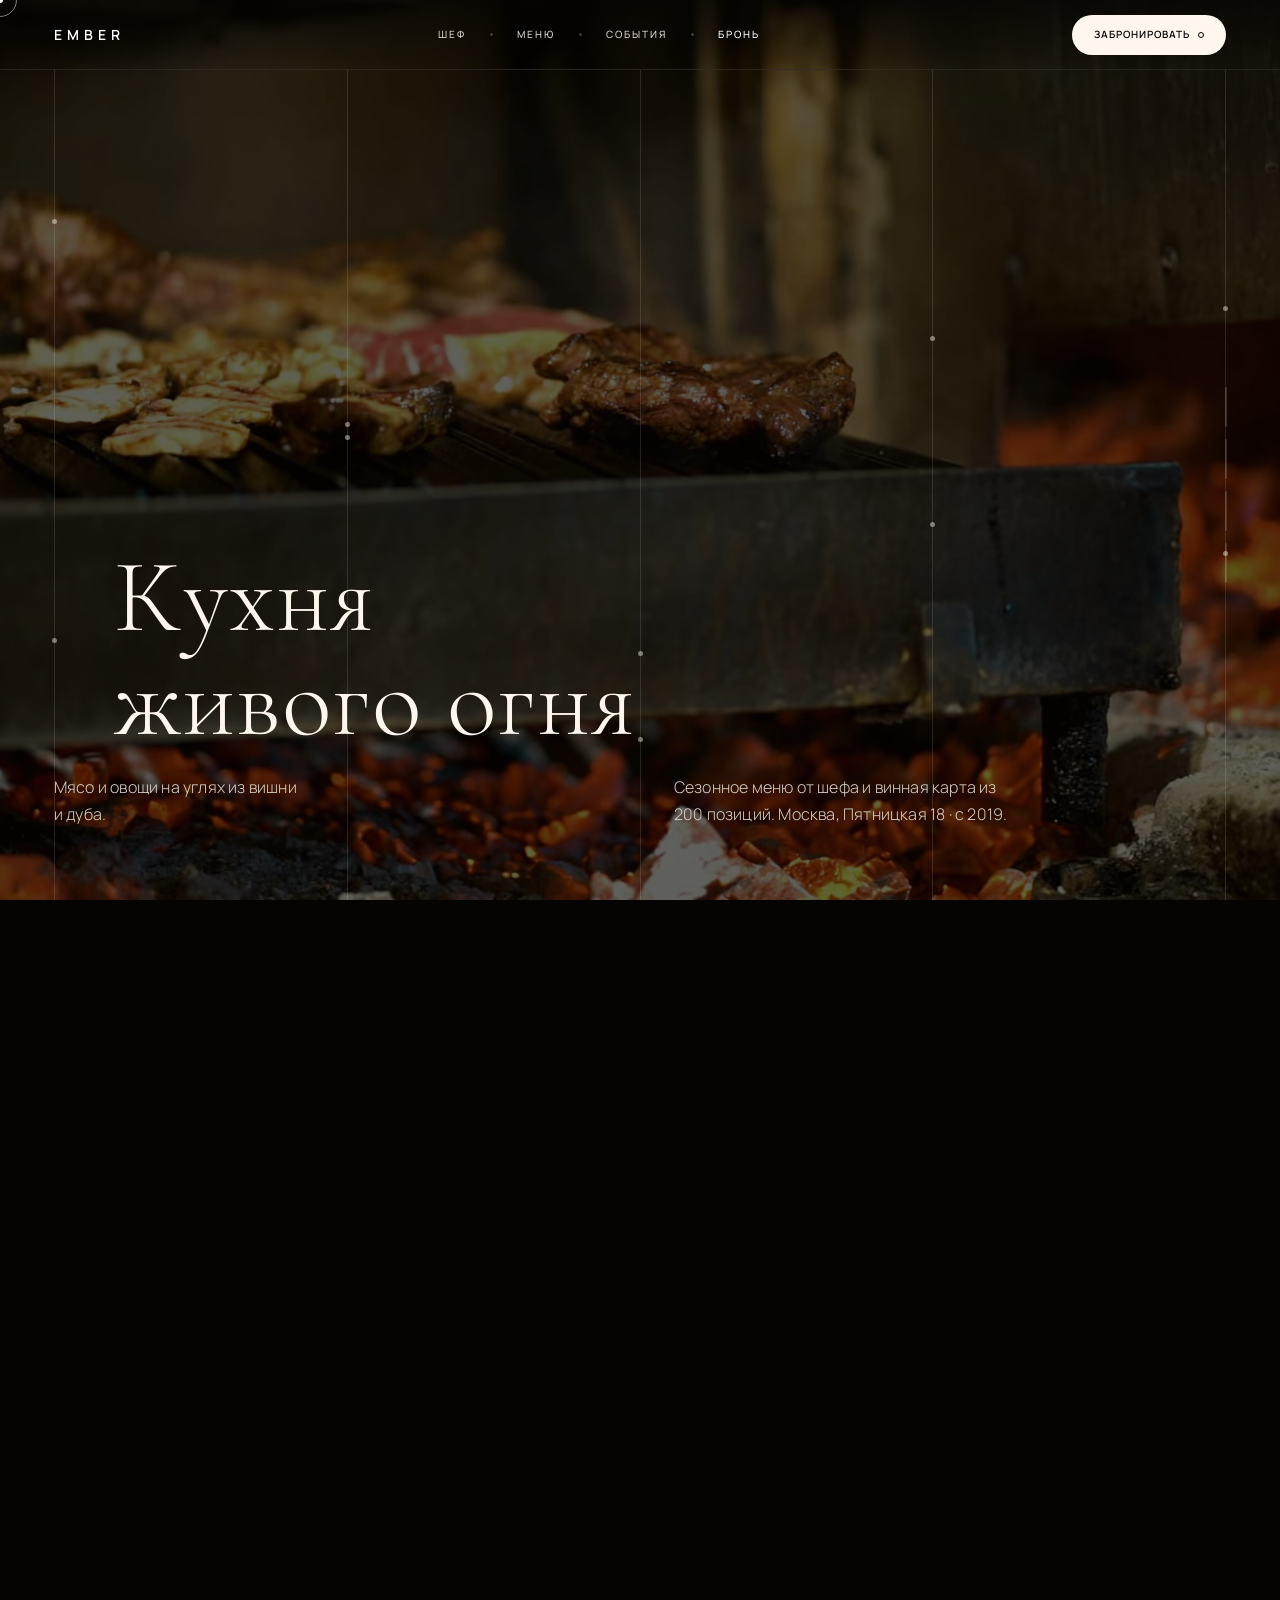
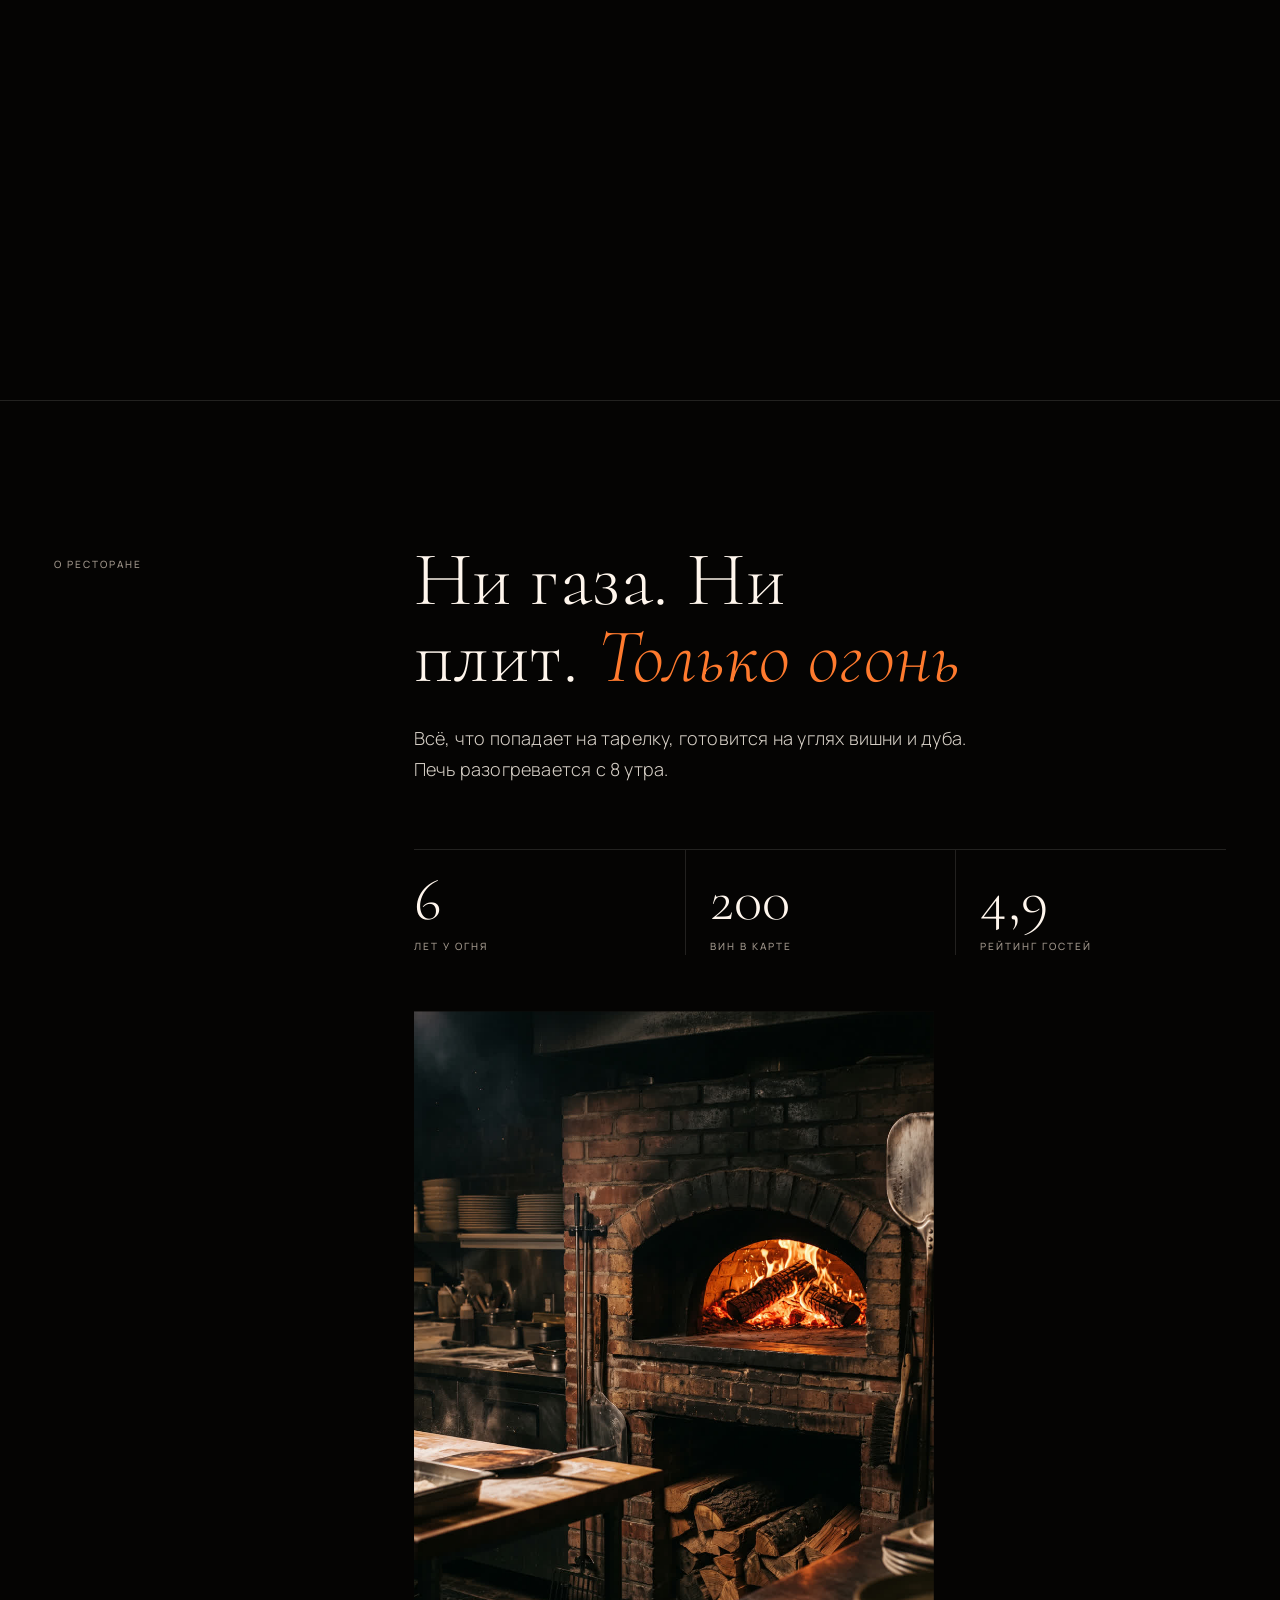
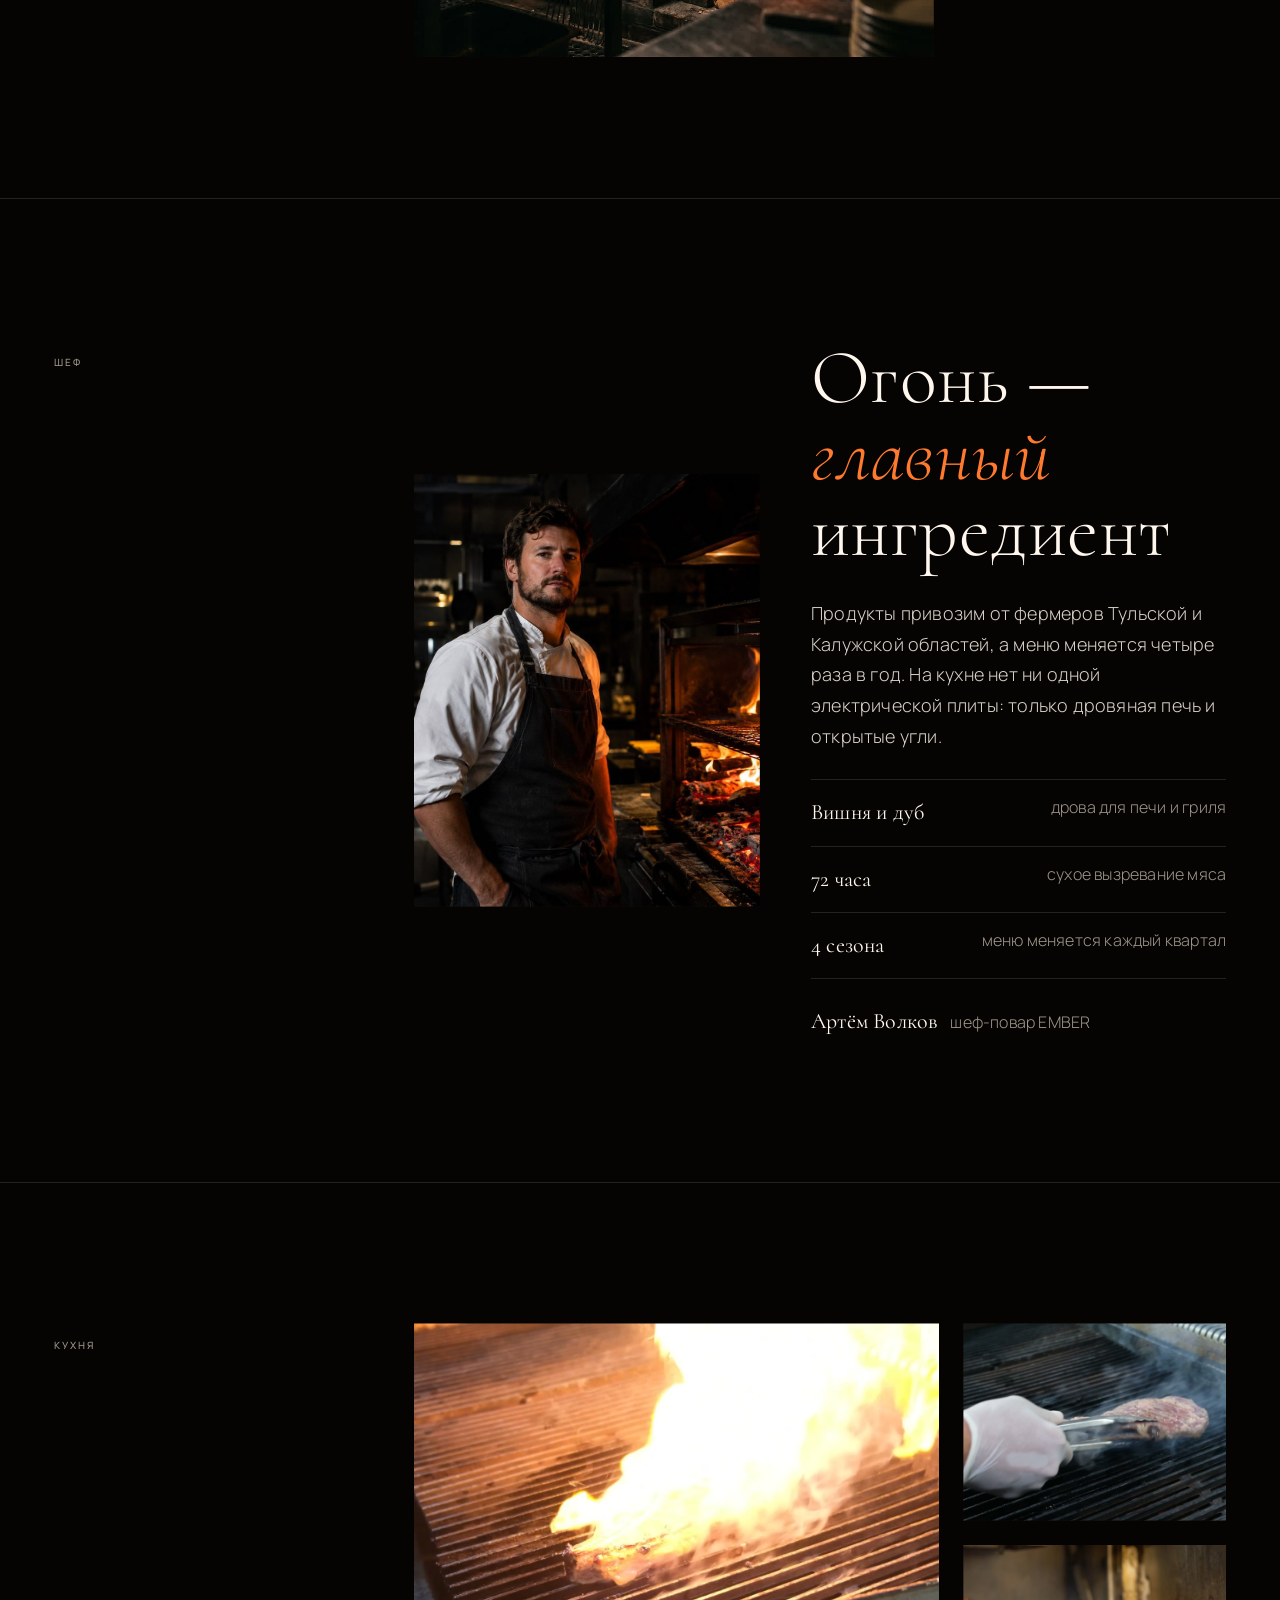
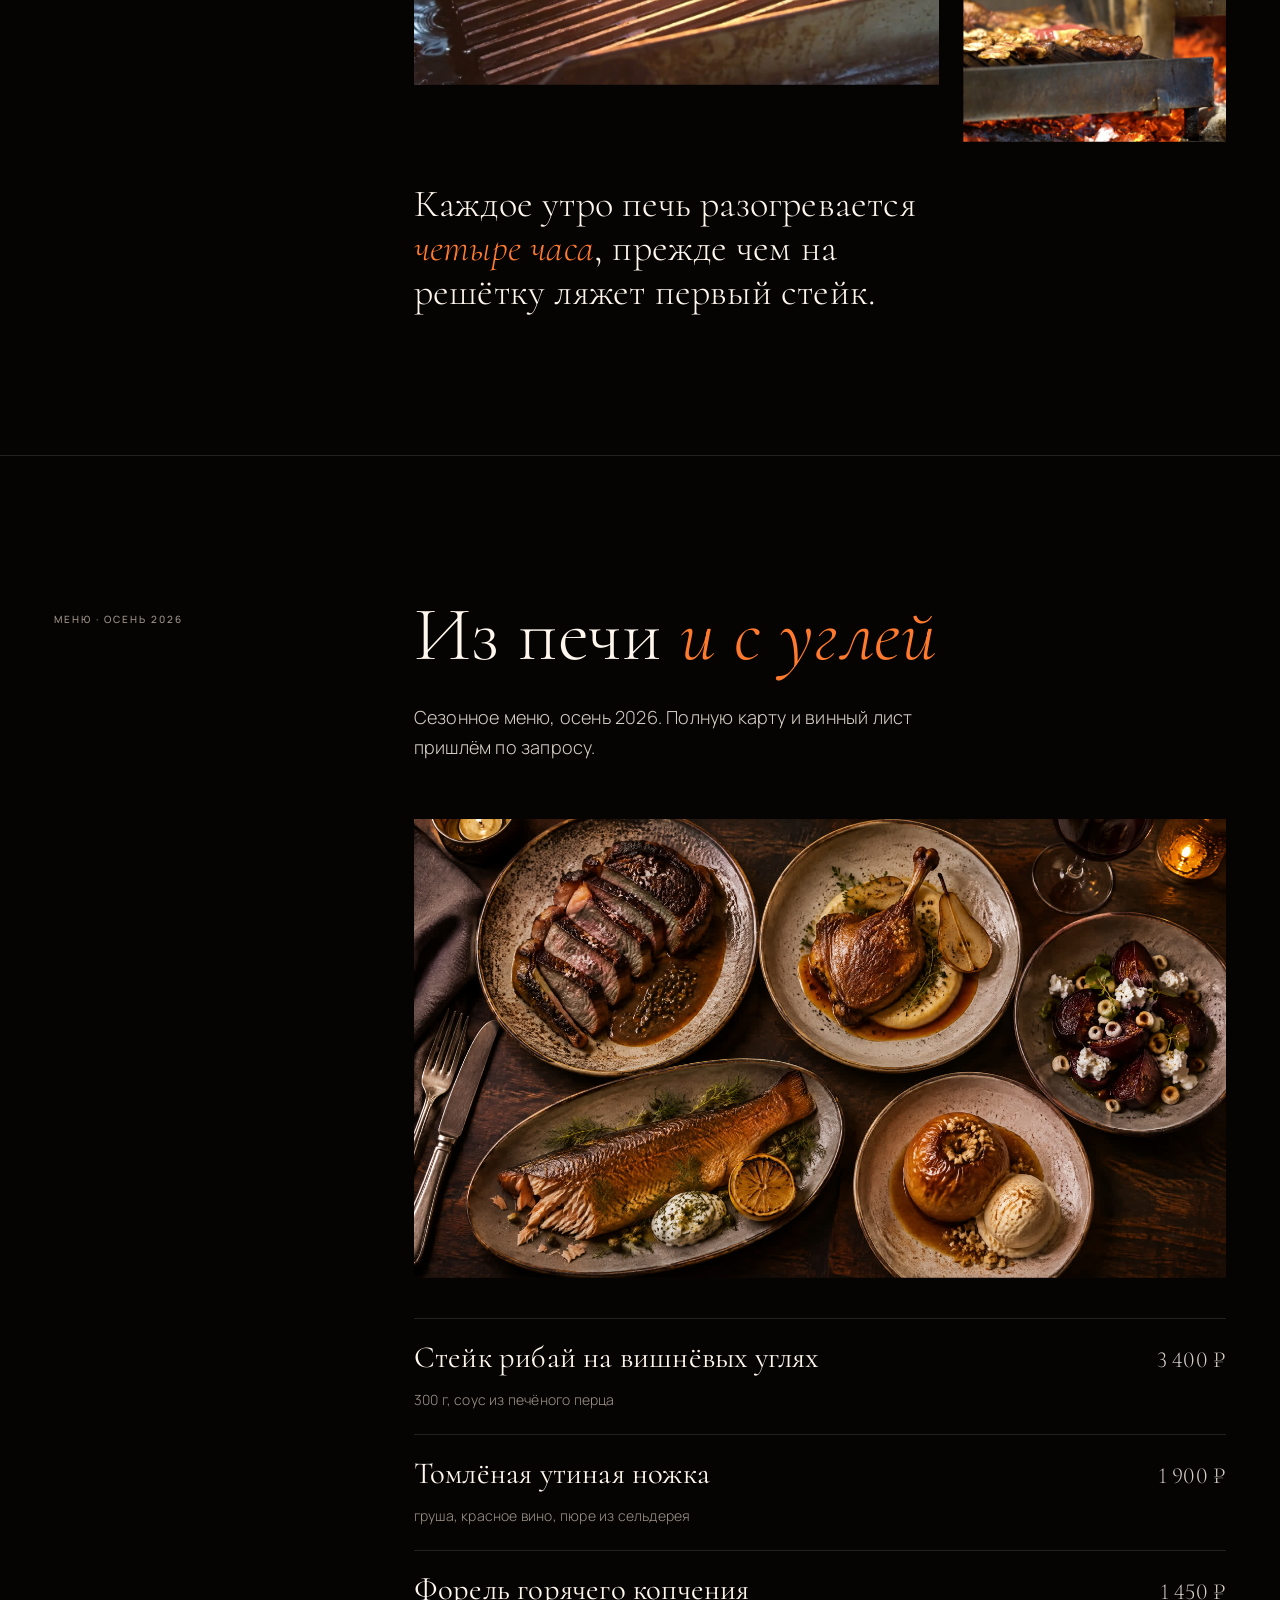
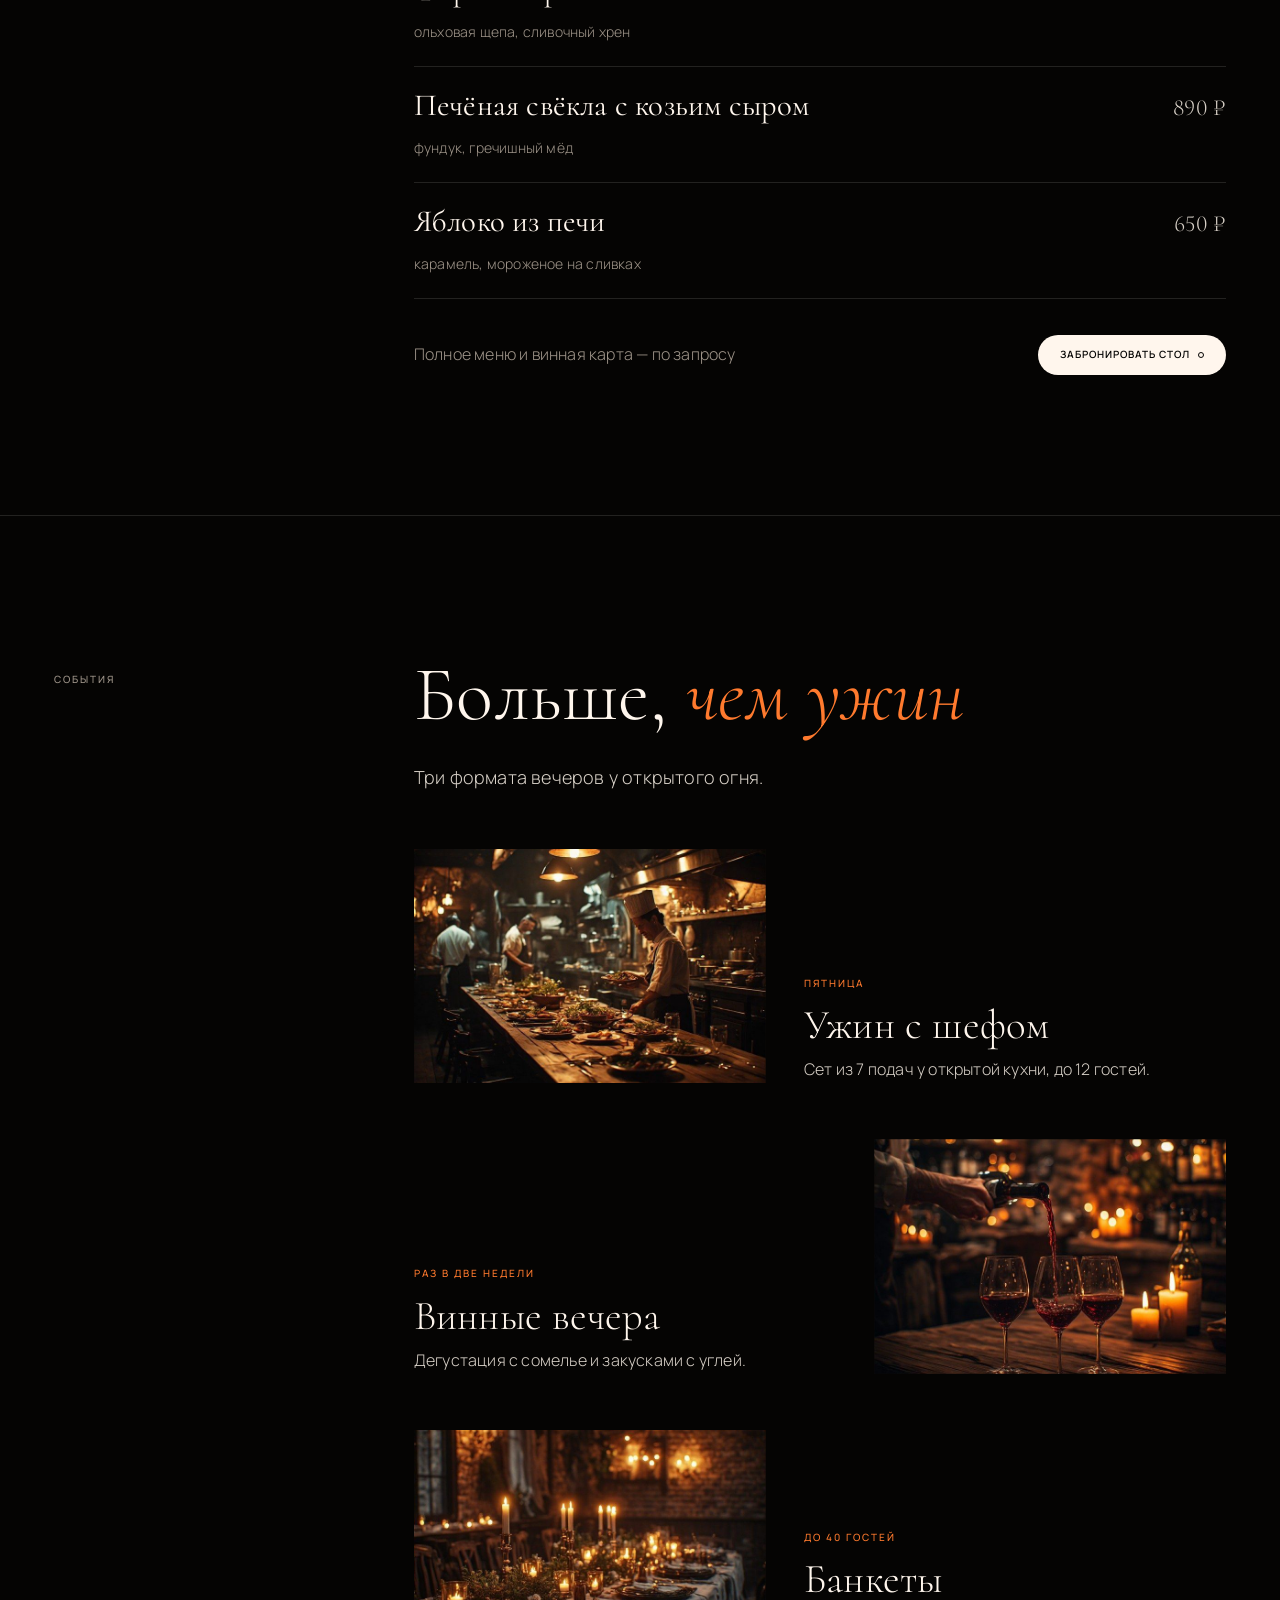
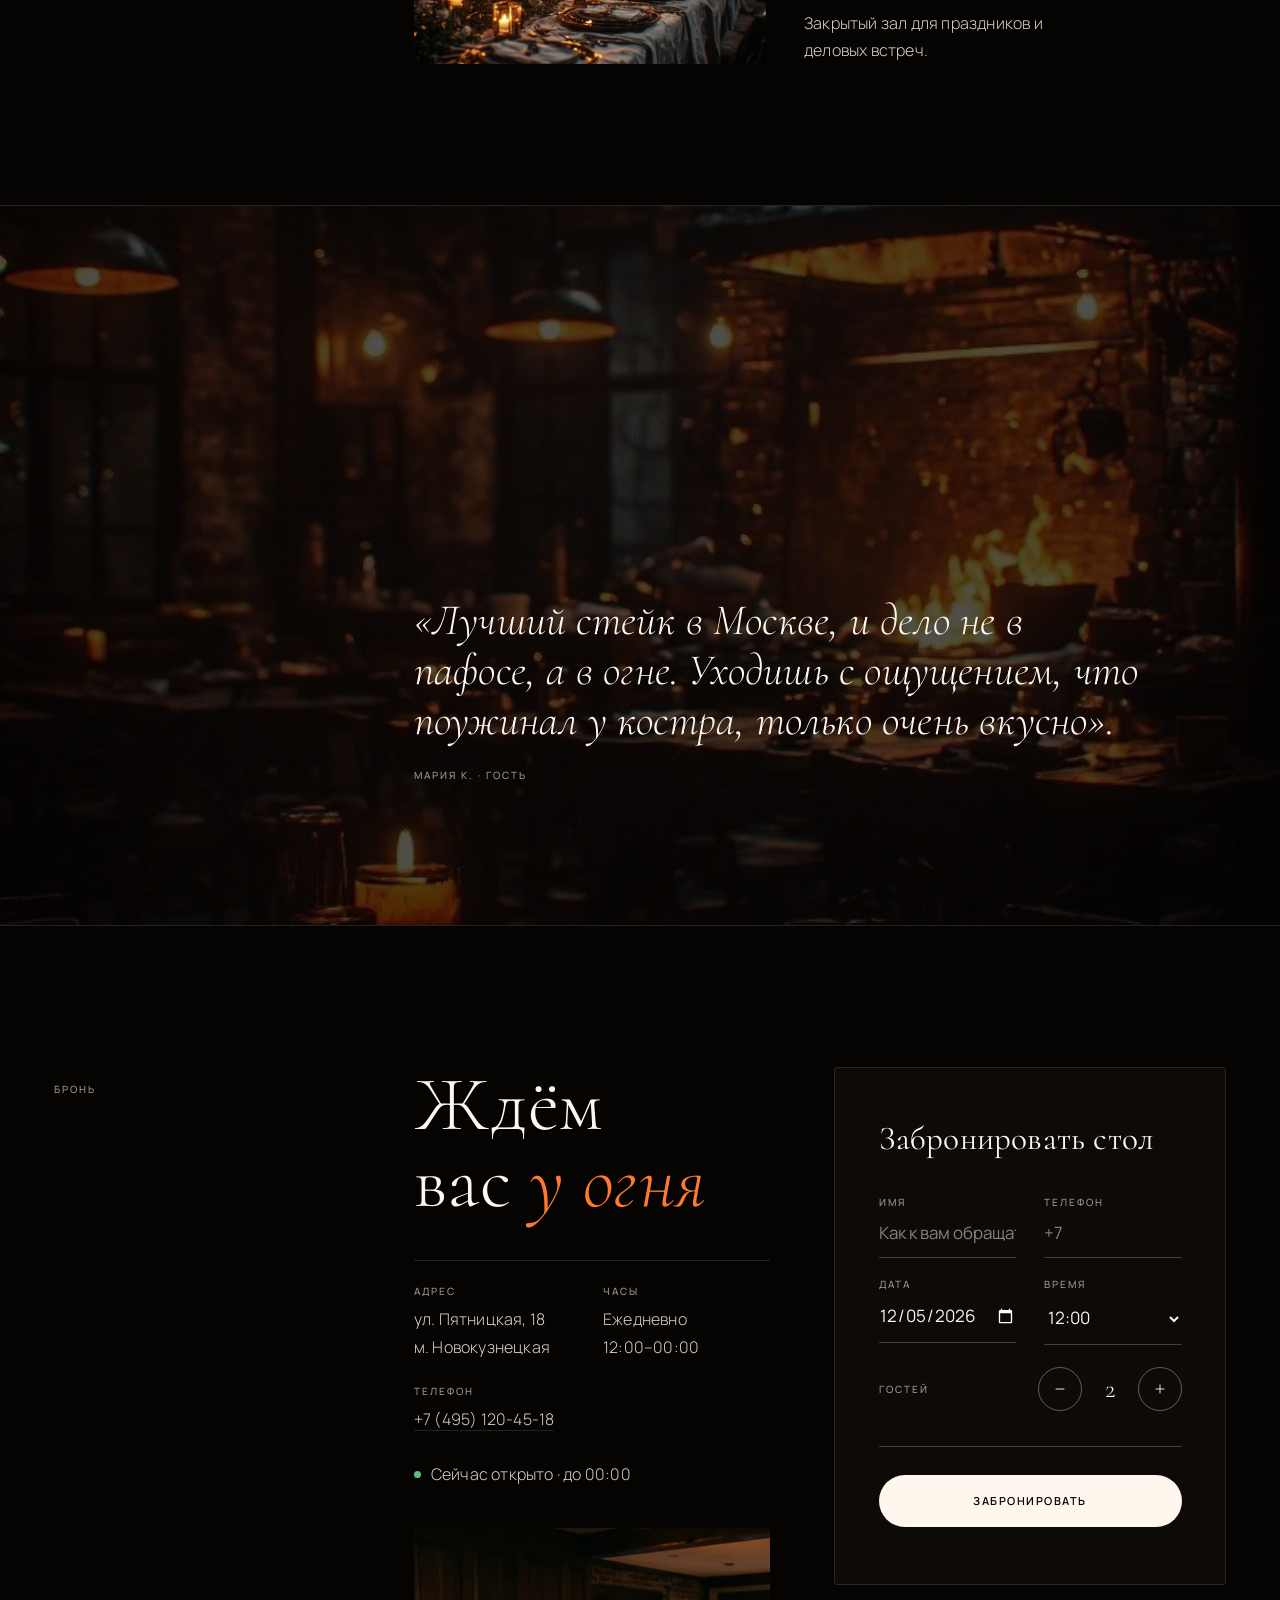
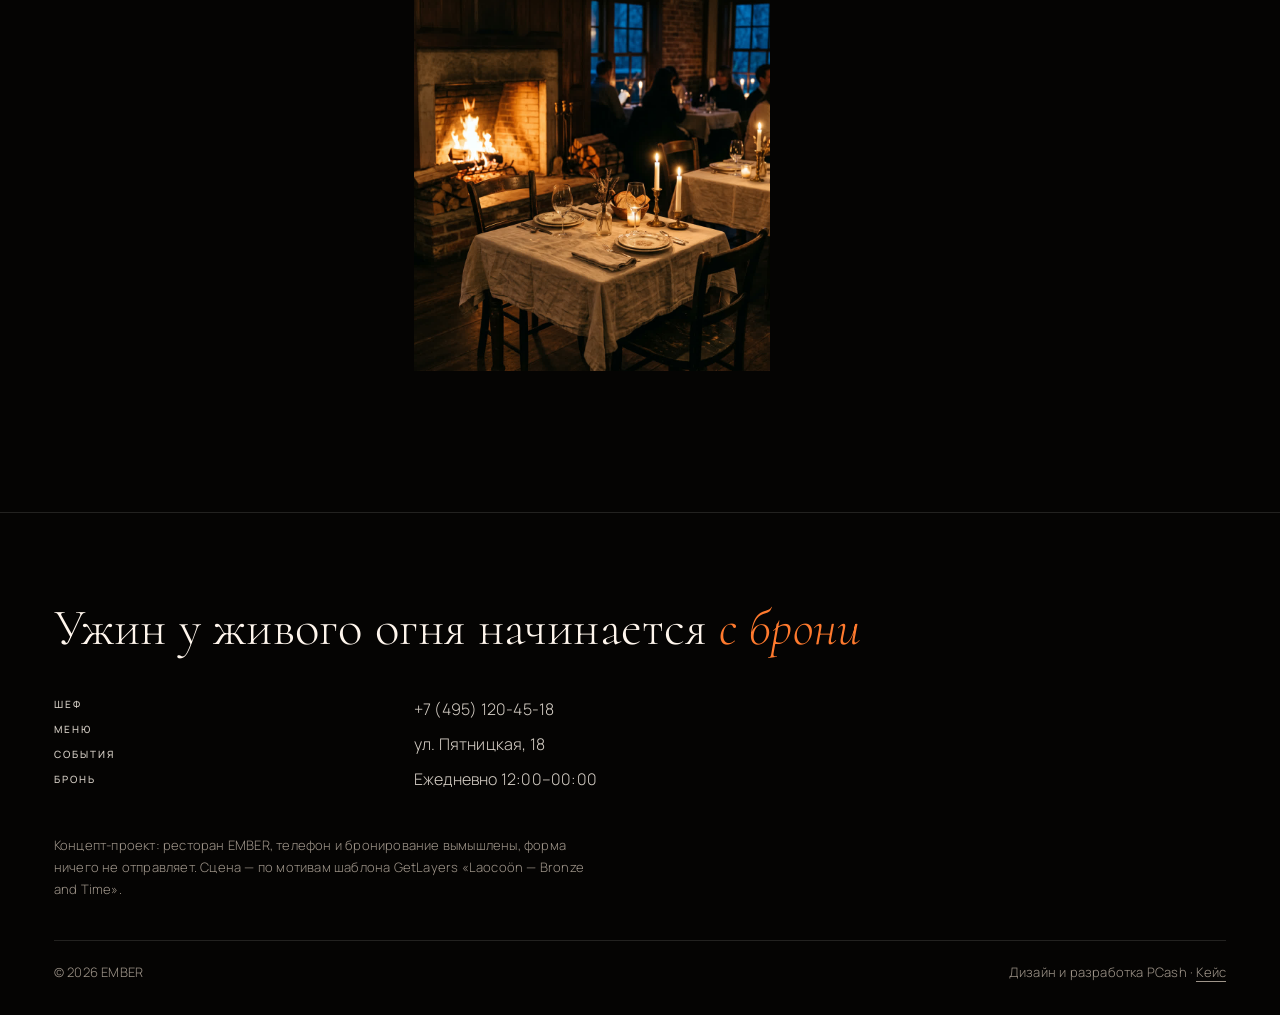
<file: index.html>
<!doctype html><html lang="ru"><head><meta charset="utf-8"><meta name="viewport" content="width=device-width,initial-scale=1">
<title>EMBER — ресторан на открытом огне</title><meta name="description" content="Ресторан EMBER в Москве: мясо и овощи на углях, сезонное меню от шефа, винная карта из 200 позиций.">
<link rel="icon" href="favicon.svg" type="image/svg+xml"><link rel="canonical" href="https://philippkasharov-bit.github.io/ember-restaurant/">
<script>document.documentElement.classList.add('js')</script><meta name="theme-color" content="#050403">
<meta property="og:type" content="website"><meta property="og:locale" content="ru_RU"><meta property="og:site_name" content="EMBER"><meta property="og:title" content="EMBER — ресторан на открытом огне"><meta property="og:description" content="Ресторан EMBER в Москве: мясо и овощи на углях, сезонное меню от шефа, винная карта из 200 позиций."><meta property="og:image" content="https://philippkasharov-bit.github.io/ember-restaurant/og.jpg"><meta property="og:image:width" content="1200"><meta property="og:image:height" content="630"><meta property="og:image:alt" content="EMBER — мясо на углях у открытого огня"><meta property="og:url" content="https://philippkasharov-bit.github.io/ember-restaurant/"><meta name="twitter:card" content="summary_large_image">
<link rel="preload" as="image" href="hero-poster.jpg" fetchpriority="high"><link rel="preconnect" href="https://fonts.googleapis.com"><link rel="preconnect" href="https://fonts.gstatic.com" crossorigin><link rel="preconnect" href="https://cdn.jsdelivr.net" crossorigin>
<link href="https://fonts.googleapis.com/css2?family=Cormorant:ital,wght@0,300;0,400;1,300&family=Manrope:wght@300;400;500;600&display=swap" rel="stylesheet">
<link rel="stylesheet" href="v2.css?v=3">
</head>
<body>
<a class="skip-link" href="#main">Перейти к содержанию</a>
<div class="cursor-outer" aria-hidden="true"></div><div class="cursor-inner" aria-hidden="true"></div>
<img class="poster" src="hero-poster.jpg" alt="" fetchpriority="high">
<canvas id="webgl" aria-hidden="true"></canvas>
<div class="stage-fade" aria-hidden="true"></div>

<header class="main-header">
 <a class="brand" href="#top" aria-label="EMBER — наверх">Ember</a>
 <nav class="header-nav cap" aria-label="Разделы"><a class="nav-link" href="#chef">Шеф</a><span class="nav-dot"></span><a class="nav-link" href="#menu">Меню</a><span class="nav-dot"></span><a class="nav-link" href="#events">События</a><span class="nav-dot"></span><a class="nav-link" href="#reserve">Бронь</a></nav>
 <a class="contact-btn" href="#reserve">Забронировать <span class="btn-circle"></span></a>
</header>

<section class="stage" id="top" aria-label="EMBER — ресторан на открытом огне">
 <div class="overlay">
  <div class="grid-lines" aria-hidden="true">
   <div class="grid-line"><i class="grid-dot top"></i><i class="grid-dot bottom"></i></div>
   <div class="grid-line"><i class="grid-dot top"></i><i class="grid-dot bottom"></i></div>
   <div class="grid-line"><i class="grid-dot top"></i><i class="grid-dot bottom"></i></div>
   <div class="grid-line"><i class="grid-dot top"></i><i class="grid-dot bottom"></i></div>
   <div class="grid-line"><i class="grid-dot top"></i><i class="grid-dot bottom"></i><div class="story-dashes"><div class="story-dash"><i></i></div><div class="story-dash"><i></i></div><div class="story-dash"><i></i></div><div class="story-dash"><i></i></div></div></div>
  </div>

  <div class="slide active" id="slide-1">
   <h1 class="slide-title">Кухня<br>живого огня</h1>
   <div class="desc-row">
    <p class="slide-desc col-1">Мясо и овощи на углях из вишни и дуба.</p>
    <p class="slide-desc col-2">Сезонное меню от шефа и винная карта из 200 позиций. Москва, Пятницкая&nbsp;18 · с&nbsp;2019.</p>
   </div>
  </div>

  <div class="mask" id="mask-2" aria-hidden="true"><img src="f-flare.jpg" alt="" loading="lazy"><video muted loop playsinline preload="none" data-src="media/flare-steak"></video></div>
  <div class="slide" id="slide-2">
   <h2 class="slide-title">Ни газа.<br>Ни плит.</h2>
   <p class="slide-desc">Всё, что попадает на тарелку, готовится на углях вишни и дуба.</p>
  </div>

  <div class="slide" id="slide-3">
   <h2 class="slide-title">Только огонь</h2>
   <p class="slide-desc">Каждое утро печь разогревается четыре часа, прежде чем на решётку ляжет первый стейк.</p>
  </div>
  <div class="mask" id="mask-3" aria-hidden="true"><img src="hero-poster.jpg" alt="" loading="lazy"><video muted loop playsinline preload="none" data-src="media/hero-embers"></video></div>

  <div class="slide" id="slide-4">
   <h2 class="slide-title">Ждём вас<br>у огня</h2>
   <p class="slide-desc">Ежедневно 12:00–00:00 · ул. Пятницкая, 18, м. Новокузнецкая.</p>
   <div class="slide-act"><a class="contact-btn" href="#reserve">Забронировать стол <span class="btn-circle"></span></a><a class="ghost" href="#menu">Меню</a></div>
  </div>
 </div>
</section>

<main id="main">
<section class="sec" aria-labelledby="mf-h">
 <p class="cap">О ресторане</p>
 <div class="body">
  <h2 class="h2" id="mf-h">Ни газа. Ни плит. <i>Только огонь</i></h2>
  <p class="lead">Всё, что попадает на тарелку, готовится на углях вишни и дуба. Печь разогревается с 8 утра.</p>
  <div class="facts">
   <div><b>6</b><span class="cap">лет у огня</span></div>
   <div><b>200</b><span class="cap">вин в карте</span></div>
   <div><b>4,9</b><span class="cap">рейтинг гостей</span></div>
  </div>
  <figure class="reveal sec-photo portrait"><img src="s-oven.jpg" alt="Дровяная печь из кирпича: горят вишнёвые и дубовые поленья" loading="lazy" width="1000" height="1242"></figure>
 </div>
</section>

<section class="sec" id="chef" aria-labelledby="chef-h">
 <p class="cap">Шеф</p>
 <div class="body chef-grid">
  <figure class="reveal"><img src="chef.jpg" alt="Шеф ресторана у дровяной печи" loading="lazy"></figure>
  <div>
   <h2 class="h2" id="chef-h">Огонь — <i>главный</i> ингредиент</h2>
   <p class="lead">Продукты привозим от фермеров Тульской и Калужской областей, а меню меняется четыре раза в год. На кухне нет ни одной электрической плиты: только дровяная печь и открытые угли.</p>
   <ul class="spec">
    <li><b>Вишня и дуб</b><span>дрова для печи и гриля</span></li>
    <li><b>72 часа</b><span>сухое вызревание мяса</span></li>
    <li><b>4 сезона</b><span>меню меняется каждый квартал</span></li>
   </ul>
   <p class="sign"><b>Артём Волков</b>шеф-повар EMBER</p>
  </div>
 </div>
</section>

<section class="sec" aria-label="Кухня">
 <p class="cap">Кухня</p>
 <div class="body">
  <div class="kitchen-grid">
   <figure class="reveal"><img src="f-flare.jpg" alt="Пламя поднимается над стейком на гриле" loading="lazy"></figure>
   <figure class="reveal"><img src="f-tongs.jpg" alt="Повар переворачивает стейк щипцами" loading="lazy"></figure>
   <figure class="reveal"><img src="f-grill.jpg" alt="Мясо на решётке над раскалёнными углями" loading="lazy"></figure>
  </div>
  <p class="k-cap">Каждое утро печь разогревается <i>четыре часа</i>, прежде чем на решётку ляжет первый стейк.</p>
 </div>
</section>

<section class="sec" id="menu" aria-labelledby="menu-h">
 <p class="cap">Меню · осень 2026</p>
 <div class="body">
  <h2 class="h2" id="menu-h">Из печи <i>и с углей</i></h2>
  <p class="lead">Сезонное меню, осень 2026. Полную карту и винный лист пришлём по запросу.</p>
  <figure class="reveal sec-photo wide"><img src="s-menu.jpg" alt="Блюда меню на тёмном столе: рибай, утиная ножка, форель, печёная свёкла, яблоко из печи" loading="lazy" width="1600" height="904"></figure>
  <div class="dishes">
   <div class="dish"><h3>Стейк рибай на вишнёвых углях</h3><small>300 г, соус из печёного перца</small><span class="price">3 400 ₽</span></div>
   <div class="dish"><h3>Томлёная утиная ножка</h3><small>груша, красное вино, пюре из сельдерея</small><span class="price">1 900 ₽</span></div>
   <div class="dish"><h3>Форель горячего копчения</h3><small>ольховая щепа, сливочный хрен</small><span class="price">1 450 ₽</span></div>
   <div class="dish"><h3>Печёная свёкла с козьим сыром</h3><small>фундук, гречишный мёд</small><span class="price">890 ₽</span></div>
   <div class="dish"><h3>Яблоко из печи</h3><small>карамель, мороженое на сливках</small><span class="price">650 ₽</span></div>
  </div>
  <div class="menu-foot"><span>Полное меню и винная карта — по запросу</span><a class="contact-btn" href="#reserve">Забронировать стол <span class="btn-circle"></span></a></div>
 </div>
</section>

<section class="sec" id="events" aria-labelledby="ev-h">
 <p class="cap">События</p>
 <div class="body">
  <h2 class="h2" id="ev-h">Больше, <i>чем ужин</i></h2>
  <p class="lead">Три формата вечеров у открытого огня.</p>
  <div class="events-list">
   <article class="ev"><figure class="reveal"><img src="event-chef.jpg" alt="Шеф выкладывает блюда у открытой кухни" loading="lazy"></figure><div><span class="cap when">Пятница</span><h3>Ужин с шефом</h3><p>Сет из 7 подач у открытой кухни, до 12 гостей.</p></div></article>
   <article class="ev"><figure class="reveal"><img src="event-wine.jpg" alt="Сомелье наливает красное вино при свечах" loading="lazy"></figure><div><span class="cap when">Раз в две недели</span><h3>Винные вечера</h3><p>Дегустация с сомелье и закусками с углей.</p></div></article>
   <article class="ev"><figure class="reveal"><img src="event-banquet.jpg" alt="Банкетный стол со свечами" loading="lazy"></figure><div><span class="cap when">До 40 гостей</span><h3>Банкеты</h3><p>Закрытый зал для праздников и деловых встреч.</p></div></article>
  </div>
 </div>
</section>

<section class="quote" aria-label="Отзыв гостя">
 <img src="interior.jpg" alt="" loading="lazy">
 <div><blockquote>«Лучший стейк в Москве, и дело не в пафосе, а в огне. Уходишь с ощущением, что поужинал у костра, только очень вкусно».</blockquote><cite class="cap">Мария К. · гость</cite></div>
</section>

<section class="sec" id="reserve" aria-labelledby="res-h">
 <p class="cap">Бронь</p>
 <div class="body res-grid">
  <div>
   <h2 class="h2" id="res-h">Ждём вас <i>у огня</i></h2>
   <div class="contacts">
    <div><span class="cap">Адрес</span><p>ул. Пятницкая, 18<br>м. Новокузнецкая</p></div>
    <div><span class="cap">Часы</span><p>Ежедневно<br>12:00–00:00</p></div>
    <div><span class="cap">Телефон</span><p><a href="tel:+74951204518">+7 (495) 120-45-18</a></p></div>
    <p class="status" id="open-status" aria-live="polite"></p>
   </div>
   <figure class="reveal sec-photo portrait"><img src="s-table.jpg" alt="Стол на двоих со свечами у открытого очага" loading="lazy" width="1000" height="1242"></figure>
  </div>
  <div class="form">
   <h3>Забронировать стол</h3>
   <form id="book" data-success="{name}, стол на {guests} забронирован: {when}. Пришлём подтверждение по телефону.">
    <label class="f"><span>Имя</span><input name="name" aria-label="Имя" required autocomplete="given-name" placeholder="Как к вам обращаться"></label>
    <label class="f"><span>Телефон</span><input name="phone" aria-label="Телефон" required type="tel" autocomplete="tel" inputmode="tel" pattern="[\d\s()+-]{10,}" placeholder="+7"></label>
    <label class="f"><span>Дата</span><input name="date" id="b-date" required type="date" aria-label="Дата"></label>
    <label class="f"><span>Время</span><select name="time" id="b-time" required aria-label="Время"></select></label>
    <div class="guests full" role="group" aria-label="Количество гостей"><span>Гостей</span><button type="button" class="g-btn" data-d="-1" aria-label="Меньше гостей"><svg viewBox="0 0 24 24" aria-hidden="true"><path d="M6 12h12"/></svg></button><output id="g-val" aria-live="polite">2</output><button type="button" class="g-btn" data-d="1" aria-label="Больше гостей"><svg viewBox="0 0 24 24" aria-hidden="true"><path d="M6 12h12M12 6v12"/></svg></button><small id="g-note"></small></div>
    <input type="hidden" name="guests" id="g-hidden" value="2 гостей"><input type="hidden" name="when" id="b-when">
    <button class="submit" type="submit">Забронировать</button>
   </form>
  </div>
 </div>
</section>
</main>

<footer class="ft">
 <p class="ft-lead">Ужин у живого огня начинается <i>с брони</i></p>
 <nav class="cap" aria-label="Разделы в подвале"><a href="#chef">Шеф</a><a href="#menu">Меню</a><a href="#events">События</a><a href="#reserve">Бронь</a></nav>
 <address><a href="tel:+74951204518">+7 (495) 120-45-18</a><span>ул. Пятницкая, 18</span><span>Ежедневно 12:00–00:00</span></address>
 <p class="concept">Концепт-проект: ресторан EMBER, телефон и бронирование вымышлены, форма ничего не отправляет. Сцена — по мотивам шаблона GetLayers «Laocoön — Bronze and Time».</p>
 <div class="ft-row"><span>© 2026 EMBER</span><span>Дизайн и разработка PCash · <a href="case-study.html">Кейс</a></span></div>
</footer>

<script src="shared.js?v=5" defer></script>
<script src="v2.js?v=1" type="module"></script>
<script>
addEventListener('DOMContentLoaded', () => {
  const TZ = 'Europe/Moscow', OPEN = 12, CLOSE = 24;
  const mskNow = () => new Date(new Date().toLocaleString('en-US', { timeZone: TZ }));
  const pad = n => String(n).padStart(2, '0');
  const iso = d => `${d.getFullYear()}-${pad(d.getMonth() + 1)}-${pad(d.getDate())}`;
  const st = document.getElementById('open-status');
  const paint = () => { const h = mskNow().getHours(), open = h >= OPEN && h < CLOSE; st.dataset.open = open; st.textContent = open ? 'Сейчас открыто · до 00:00' : 'Сейчас закрыто · откроемся в 12:00'; };
  paint(); setInterval(paint, 60000);
  const date = document.getElementById('b-date'), time = document.getElementById('b-time');
  const now = mskNow(), max = new Date(now); max.setDate(max.getDate() + 60);
  date.min = iso(now); date.max = iso(max); date.value = iso(now);
  const fillTimes = () => {
    const today = date.value === iso(mskNow()), cur = mskNow();
    const earliest = today ? cur.getHours() * 60 + cur.getMinutes() + 60 : 0;
    time.innerHTML = '';
    for (let m = OPEN * 60; m <= (CLOSE - 2) * 60; m += 30) { if (m >= earliest) time.add(new Option(`${pad(Math.floor(m / 60))}:${pad(m % 60)}`)); }
    if (!time.options.length) { if (today) { const d = mskNow(); d.setDate(d.getDate() + 1); date.value = iso(d); return fillTimes(); } time.add(new Option('Нет свободного времени', '')); }
  };
  date.addEventListener('change', fillTimes); fillTimes();
  let g = 2;
  const val = document.getElementById('g-val'), hid = document.getElementById('g-hidden'), note = document.getElementById('g-note');
  const btns = document.querySelectorAll('.g-btn');
  const word = n => (n % 10 === 1 && n % 100 !== 11) ? 'гостя' : 'гостей';
  const setG = n => { g = Math.min(12, Math.max(1, n)); val.textContent = g; hid.value = `${g} ${word(g)}`; btns[0].disabled = g === 1; btns[1].disabled = g === 12; note.textContent = g >= 9 ? 'Для компании от 9 человек предложим закрытый зал.' : ''; };
  btns.forEach(b => b.addEventListener('click', () => setG(g + Number(b.dataset.d)))); setG(2);
  const form = document.getElementById('book');
  form.addEventListener('submit', () => { const d = new Date(date.value + 'T00:00'); document.getElementById('b-when').value = `${d.toLocaleDateString('ru-RU', { day: 'numeric', month: 'long', weekday: 'long' })} в ${time.value}`; }, true);
  form.addEventListener('demo:sent', () => setTimeout(() => { date.value = iso(mskNow()); fillTimes(); setG(2); }, 0));
});
</script>
</body></html>
</file>
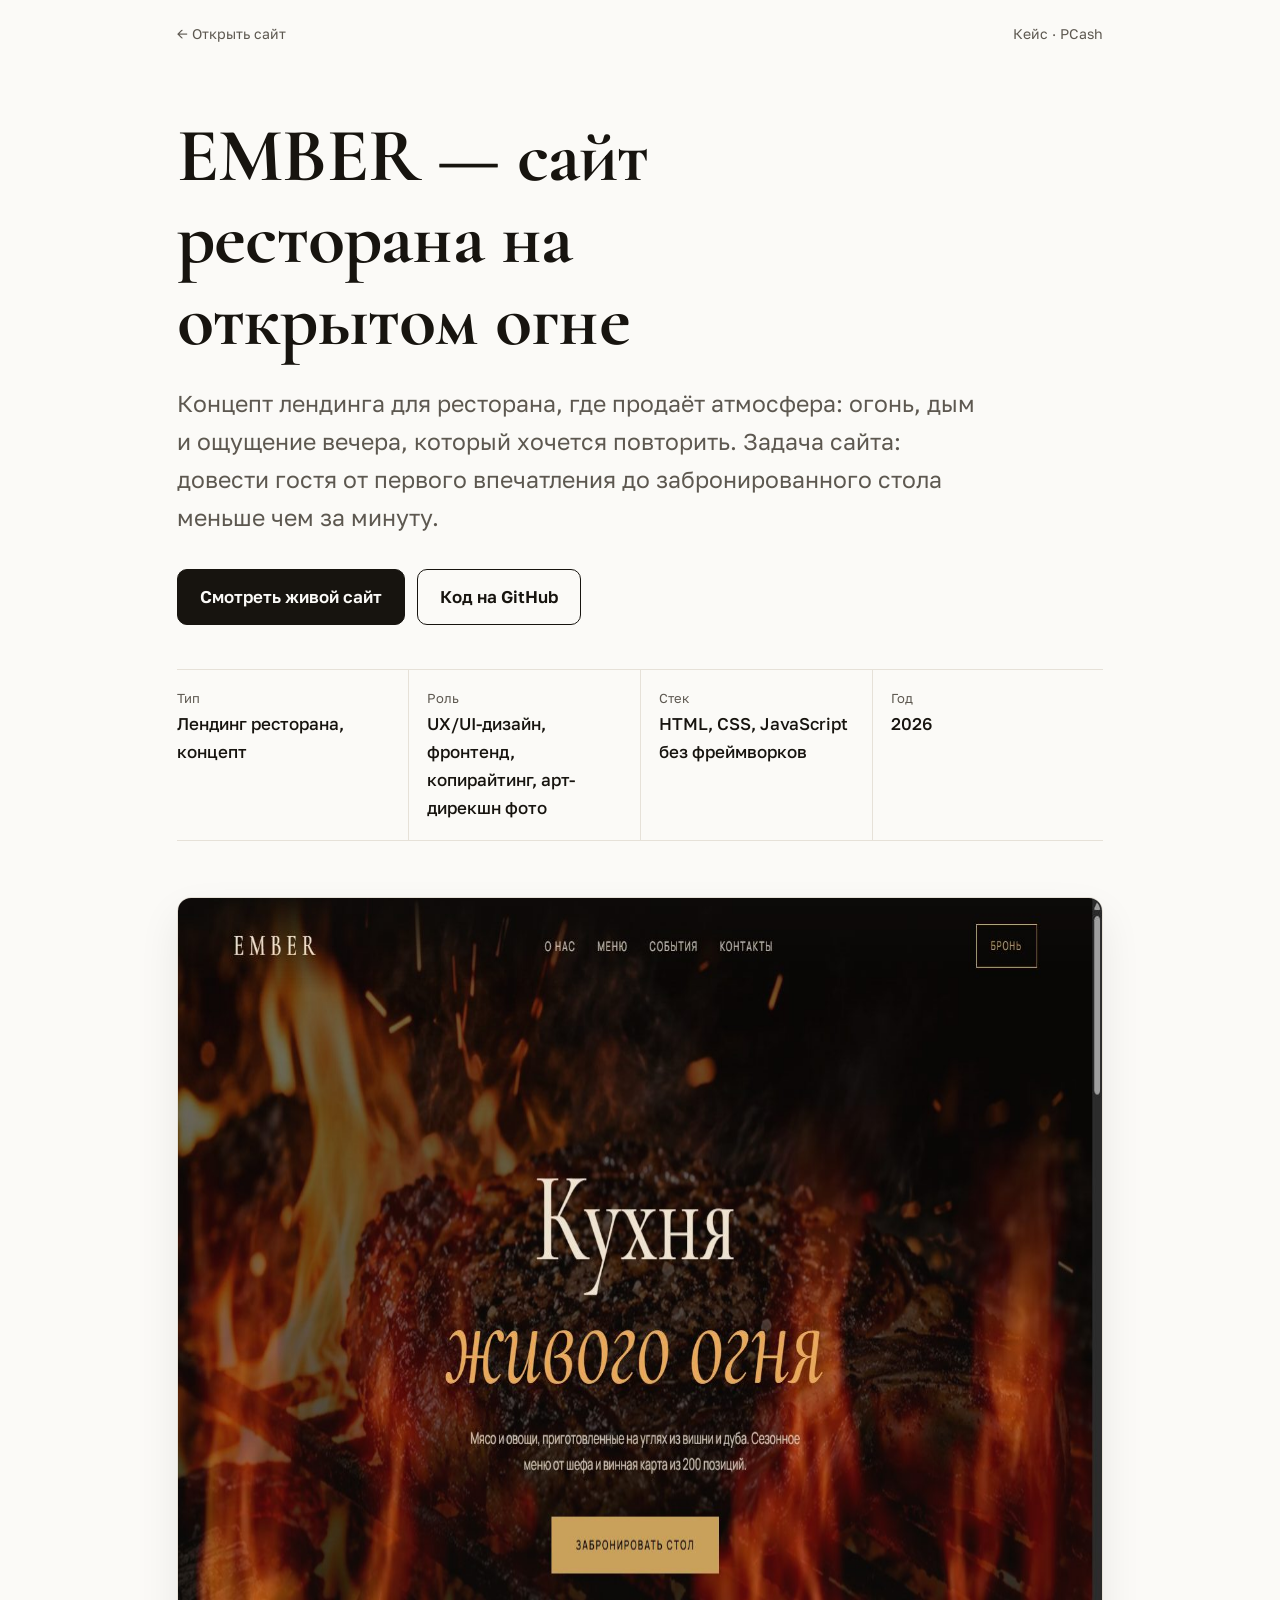
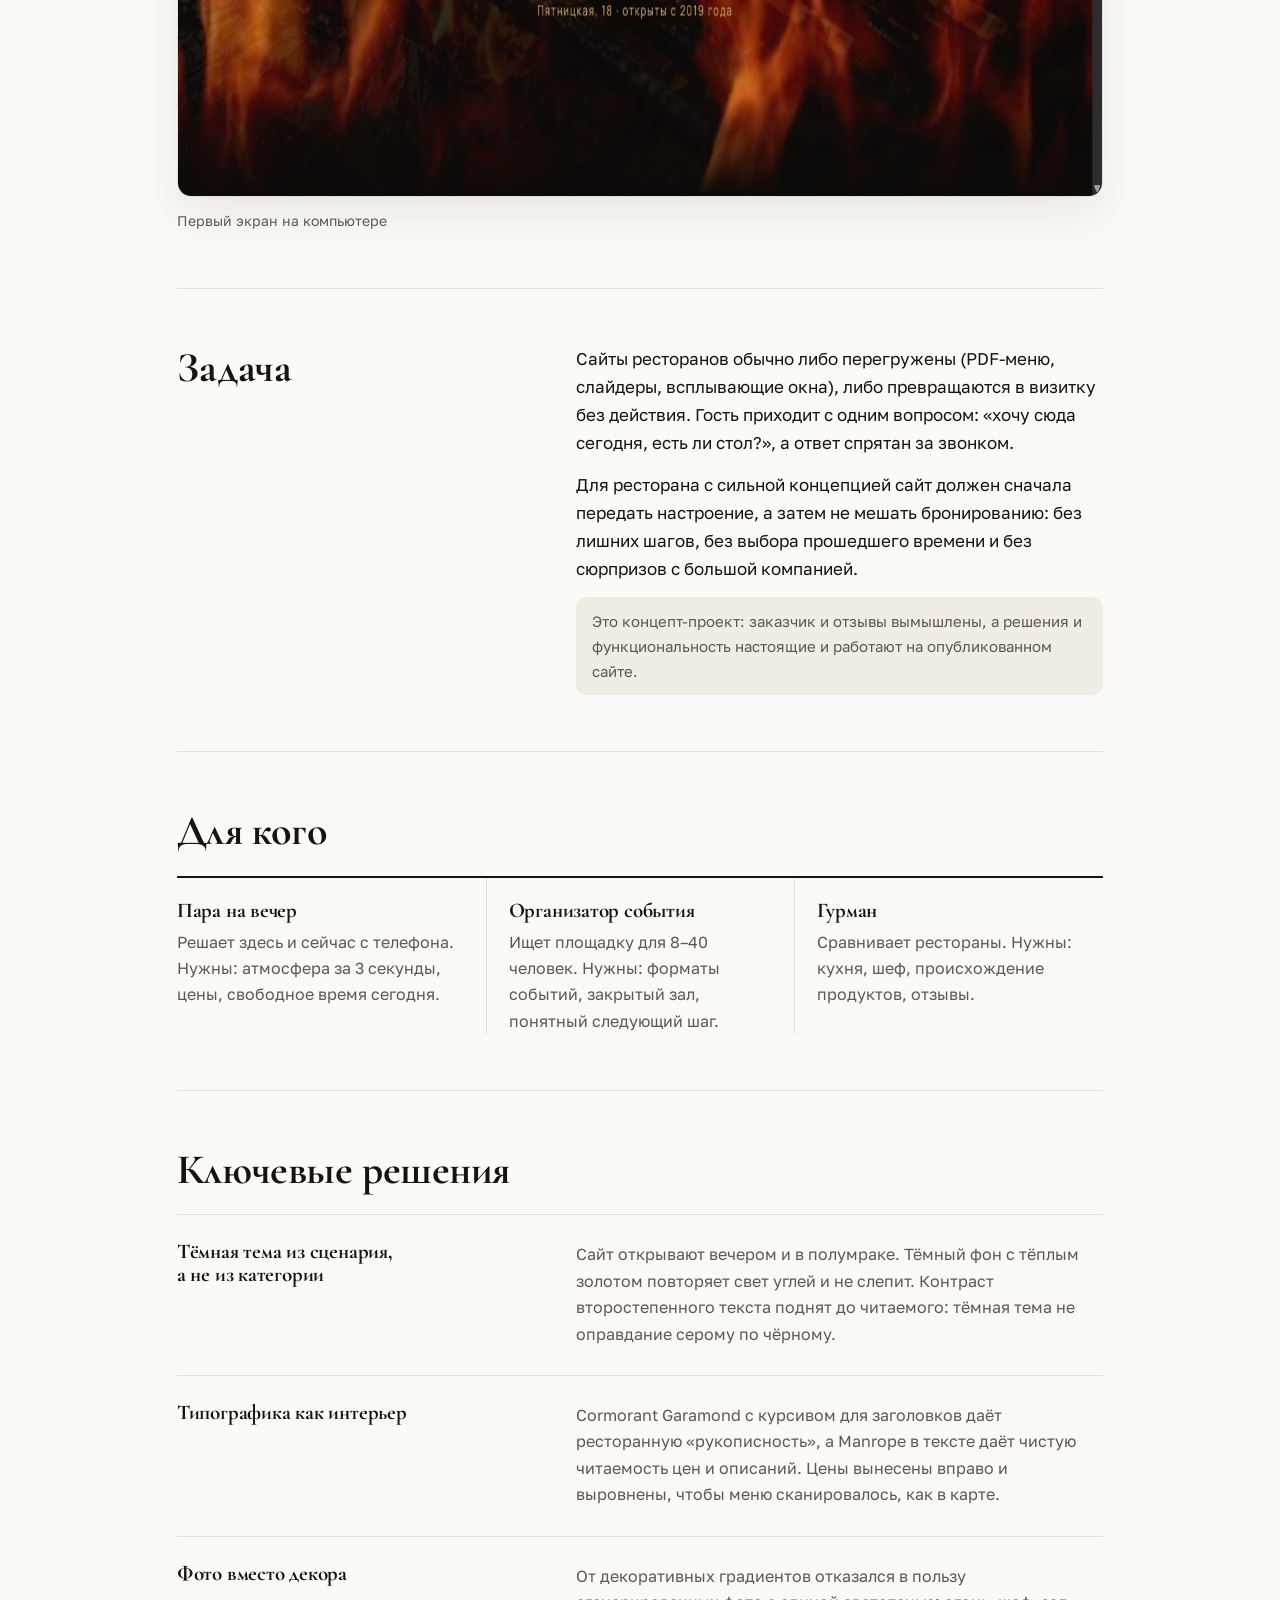
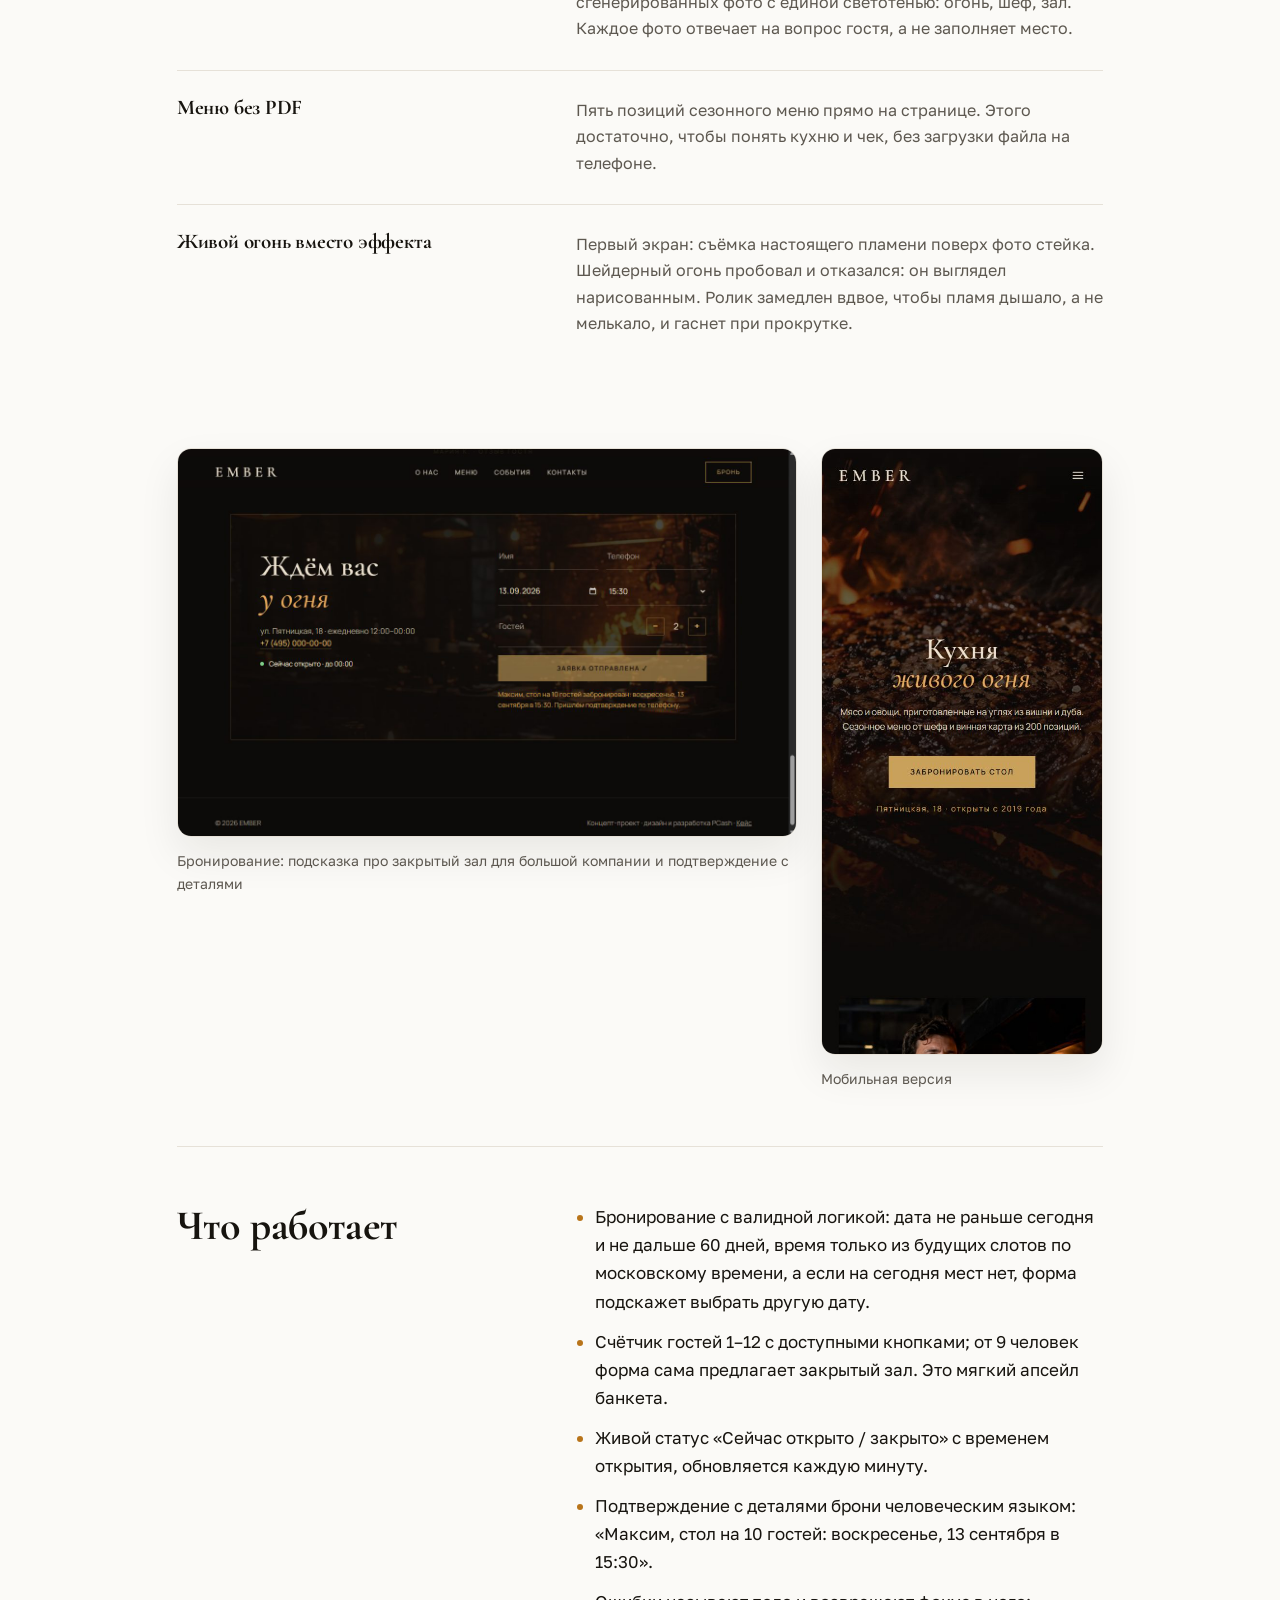
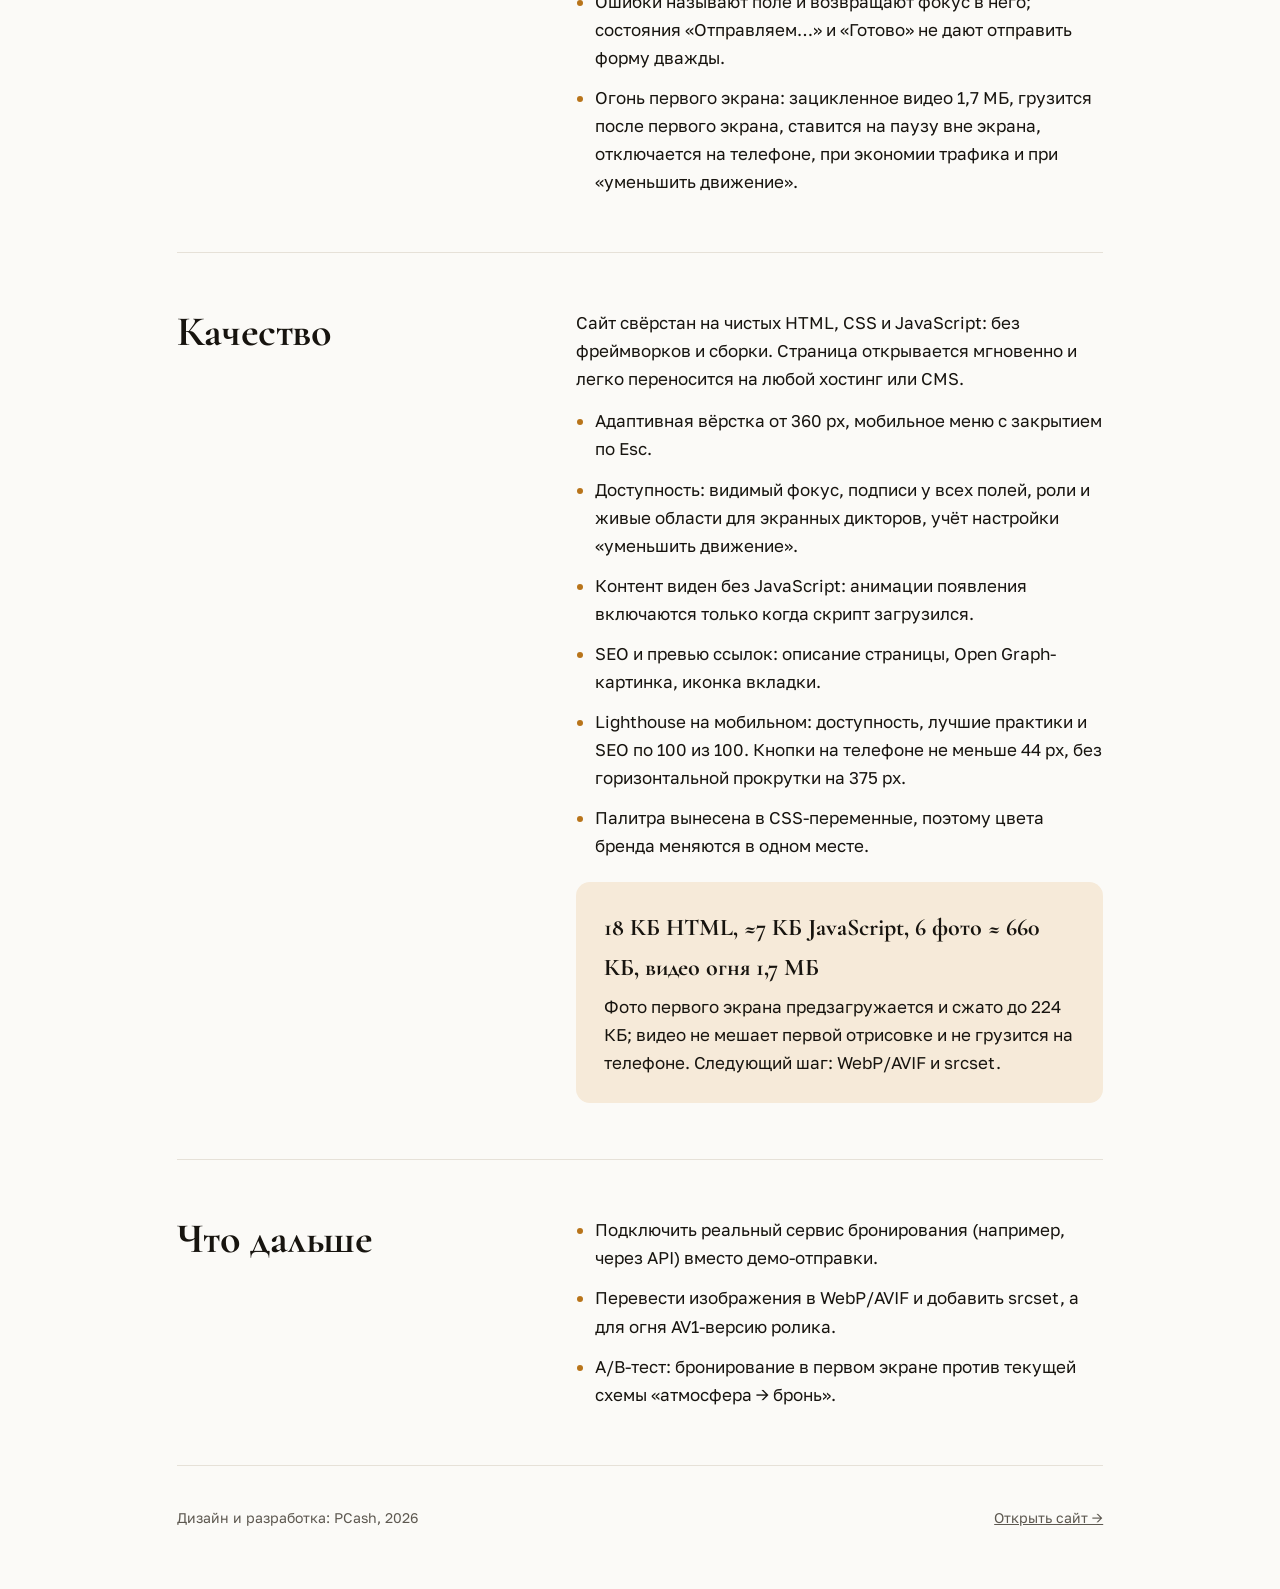
<file: case-study.html>
<!doctype html><html lang="ru"><head><meta charset="utf-8"><meta name="viewport" content="width=device-width,initial-scale=1">
<title>Кейс: EMBER — сайт ресторана на открытом огне</title>
<meta name="description" content="Концепт лендинга для ресторана, где продаёт атмосфера: огонь, дым и ощущение вечера, который хочется повторить. Задача сайта: довести гостя от первого впечатления до забронированного стола меньше чем за минуту.">
<meta property="og:title" content="Кейс: EMBER — сайт ресторана на открытом огне"><meta property="og:image" content="https://philippkasharov-bit.github.io/ember-restaurant/case/desktop.jpg">
<link href="https://fonts.googleapis.com/css2?family=Cormorant+Garamond:wght@500;600&family=Golos+Text:wght@400;500;600&display=swap" rel="stylesheet">
<style>
*{margin:0;box-sizing:border-box}
:root{--ink:#17140f;--muted:#5d5850;--line:#e6e1d8;--bg:#fbfaf7;--accent:#b8741a;--soft:#f6ead9}
body{font-family:'Golos Text',system-ui,sans-serif;background:var(--bg);color:var(--ink);line-height:1.65;font-size:17px}
a{color:inherit}
.wrap{max-width:1080px;margin:auto;padding:0 6vw}
.top{display:flex;justify-content:space-between;align-items:center;padding:22px 0;font-size:14px;color:var(--muted)}
.top a{text-decoration:none}.top a:hover{color:var(--ink)}
h1,h2,h3{font-family:'Cormorant Garamond',Georgia,serif;line-height:1.08;letter-spacing:-.01em;text-wrap:balance}
h1{font-size:clamp(40px,6vw,76px);margin:48px 0 24px;max-width:16ch}
h2{font-size:clamp(28px,3.4vw,42px);margin-bottom:22px}
h3{font-size:21px;margin-bottom:6px}
.lead{font-size:clamp(19px,2vw,23px);color:var(--muted);max-width:58ch}
.links{display:flex;gap:12px;flex-wrap:wrap;margin:32px 0 44px}
.btn{display:inline-flex;align-items:center;gap:8px;padding:13px 22px;border-radius:10px;text-decoration:none;font-weight:600;border:1px solid var(--ink);transition:background .2s,color .2s}
.btn.primary{background:var(--ink);color:var(--bg)}.btn:hover{background:var(--accent);border-color:var(--accent);color:#fff}
dl{display:grid;grid-template-columns:repeat(4,1fr);border-top:1px solid var(--line);border-bottom:1px solid var(--line)}
dl div{padding:18px 18px 18px 0}dl div+div{padding-left:18px;border-left:1px solid var(--line)}
dt{font-size:13px;color:var(--muted)}dd{font-weight:500}
figure{margin:56px 0}figure img{width:100%;display:block;border-radius:14px;border:1px solid var(--line);box-shadow:0 18px 40px rgba(23,20,15,.08)}
figcaption{font-size:14px;color:var(--muted);margin-top:12px}
.duo{display:grid;grid-template-columns:2.2fr 1fr;gap:24px;align-items:start}
section{padding:56px 0;border-top:1px solid var(--line)}
.cols{display:grid;grid-template-columns:.9fr 1.4fr;gap:60px}
.cols p+p{margin-top:14px}
.cards{list-style:none;padding:0;display:grid;grid-template-columns:repeat(3,1fr);gap:0;border-top:2px solid var(--ink)}
.cards li{padding:22px 22px 0 0}.cards li+li{padding-left:22px;border-left:1px solid var(--line)}
.cards p,.dec p{color:var(--muted);font-size:16px}
.dec{list-style:none;padding:0;display:grid;gap:28px}
.dec li{display:grid;grid-template-columns:.9fr 1.4fr;gap:60px;padding-top:26px;border-top:1px solid var(--line)}
.feat{padding-left:1.1em;display:grid;gap:12px}.feat li::marker{color:var(--accent)}
.stat{background:var(--soft);border-radius:14px;padding:26px 28px;margin-top:22px}
.stat b{display:block;font-family:'Cormorant Garamond',Georgia,serif;font-size:24px;margin-bottom:6px}
.note{font-size:15px;color:var(--muted);background:#f1ede5;border-radius:10px;padding:12px 16px;margin-top:22px}
footer{padding:40px 0 60px;border-top:1px solid var(--line);color:var(--muted);font-size:14px;display:flex;justify-content:space-between;flex-wrap:wrap;gap:12px}
:focus-visible{outline:3px solid var(--accent);outline-offset:3px}
@media(max-width:820px){dl{grid-template-columns:1fr 1fr}dl div:nth-child(3){padding-left:0;border-left:0}.duo,.cols,.dec li,.cards{grid-template-columns:1fr;gap:18px}.cards li,.cards li+li{padding:20px 0;border-left:0;border-bottom:1px solid var(--line)}}
</style></head><body>
<div class="wrap">
<header class="top"><a href="./">← Открыть сайт</a><span>Кейс · PCash</span></header>
<h1>EMBER — сайт ресторана на открытом огне</h1>
<p class="lead">Концепт лендинга для ресторана, где продаёт атмосфера: огонь, дым и ощущение вечера, который хочется повторить. Задача сайта: довести гостя от первого впечатления до забронированного стола меньше чем за минуту.</p>
<div class="links"><a class="btn primary" href="./">Смотреть живой сайт</a><a class="btn" href="https://github.com/philippkasharov-bit/ember-restaurant">Код на GitHub</a></div>
<dl><div><dt>Тип</dt><dd>Лендинг ресторана, концепт</dd></div><div><dt>Роль</dt><dd>UX/UI-дизайн, фронтенд, копирайтинг, арт-дирекшн фото</dd></div><div><dt>Стек</dt><dd>HTML, CSS, JavaScript без фреймворков</dd></div><div><dt>Год</dt><dd>2026</dd></div></dl>

<figure><img src="case/desktop.jpg" alt="Первый экран сайта EMBER — сайт ресторана на открытом огне на компьютере" width="1440" height="900" loading="eager"><figcaption>Первый экран на компьютере</figcaption></figure>

<section class="cols"><h2>Задача</h2><div><p>Сайты ресторанов обычно либо перегружены (PDF-меню, слайдеры, всплывающие окна), либо превращаются в визитку без действия. Гость приходит с одним вопросом: «хочу сюда сегодня, есть ли стол?», а ответ спрятан за звонком.</p><p>Для ресторана с сильной концепцией сайт должен сначала передать настроение, а затем не мешать бронированию: без лишних шагов, без выбора прошедшего времени и без сюрпризов с большой компанией.</p><p class="note">Это концепт-проект: заказчик и отзывы вымышлены, а решения и функциональность настоящие и работают на опубликованном сайте.</p></div></section>

<section><h2>Для кого</h2><ul class="cards"><li><h3>Пара на вечер</h3><p>Решает здесь и сейчас с телефона. Нужны: атмосфера за 3 секунды, цены, свободное время сегодня.</p></li><li><h3>Организатор события</h3><p>Ищет площадку для 8–40 человек. Нужны: форматы событий, закрытый зал, понятный следующий шаг.</p></li><li><h3>Гурман</h3><p>Сравнивает рестораны. Нужны: кухня, шеф, происхождение продуктов, отзывы.</p></li></ul></section>

<section><h2>Ключевые решения</h2><ul class="dec"><li><h3>Тёмная тема из сценария, а не из категории</h3><p>Сайт открывают вечером и в полумраке. Тёмный фон с тёплым золотом повторяет свет углей и не слепит. Контраст второстепенного текста поднят до читаемого: тёмная тема не оправдание серому по чёрному.</p></li><li><h3>Типографика как интерьер</h3><p>Cormorant Garamond с курсивом для заголовков даёт ресторанную «рукописность», а Manrope в тексте даёт чистую читаемость цен и описаний. Цены вынесены вправо и выровнены, чтобы меню сканировалось, как в карте.</p></li><li><h3>Фото вместо декора</h3><p>От декоративных градиентов отказался в пользу сгенерированных фото с единой светотенью: огонь, шеф, зал. Каждое фото отвечает на вопрос гостя, а не заполняет место.</p></li><li><h3>Меню без PDF</h3><p>Пять позиций сезонного меню прямо на странице. Этого достаточно, чтобы понять кухню и чек, без загрузки файла на телефоне.</p></li><li><h3>Живой огонь вместо эффекта</h3><p>Первый экран: съёмка настоящего пламени поверх фото стейка. Шейдерный огонь пробовал и отказался: он выглядел нарисованным. Ролик замедлен вдвое, чтобы пламя дышало, а не мелькало, и гаснет при прокрутке.</p></li></ul></section>

<figure class="duo"><div><img src="case/detail.jpg" alt="Бронирование: подсказка про закрытый зал для большой компании и подтверждение с деталями" loading="lazy"><figcaption>Бронирование: подсказка про закрытый зал для большой компании и подтверждение с деталями</figcaption></div><div><img src="case/mobile.jpg" alt="Мобильная версия" loading="lazy"><figcaption>Мобильная версия</figcaption></div></figure>

<section class="cols"><h2>Что работает</h2><ul class="feat"><li>Бронирование с валидной логикой: дата не раньше сегодня и не дальше 60 дней, время только из будущих слотов по московскому времени, а если на сегодня мест нет, форма подскажет выбрать другую дату.</li><li>Счётчик гостей 1–12 с доступными кнопками; от 9 человек форма сама предлагает закрытый зал. Это мягкий апсейл банкета.</li><li>Живой статус «Сейчас открыто / закрыто» с временем открытия, обновляется каждую минуту.</li><li>Подтверждение с деталями брони человеческим языком: «Максим, стол на 10 гостей: воскресенье, 13 сентября в 15:30».</li><li>Ошибки называют поле и возвращают фокус в него; состояния «Отправляем…» и «Готово» не дают отправить форму дважды.</li><li>Огонь первого экрана: зацикленное видео 1,7 МБ, грузится после первого экрана, ставится на паузу вне экрана, отключается на телефоне, при экономии трафика и при «уменьшить движение».</li></ul></section>

<section class="cols"><h2>Качество</h2><div>
<p>Сайт свёрстан на чистых HTML, CSS и JavaScript: без фреймворков и сборки. Страница открывается мгновенно и легко переносится на любой хостинг или CMS.</p>
<ul class="feat" style="margin-top:14px">
<li>Адаптивная вёрстка от 360 px, мобильное меню с закрытием по Esc.</li>
<li>Доступность: видимый фокус, подписи у всех полей, роли и живые области для экранных дикторов, учёт настройки «уменьшить движение».</li>
<li>Контент виден без JavaScript: анимации появления включаются только когда скрипт загрузился.</li>
<li>SEO и превью ссылок: описание страницы, Open Graph-картинка, иконка вкладки.</li>
<li>Lighthouse на мобильном: доступность, лучшие практики и SEO по 100 из 100. Кнопки на телефоне не меньше 44 px, без горизонтальной прокрутки на 375 px.</li>
<li>Палитра вынесена в CSS-переменные, поэтому цвета бренда меняются в одном месте.</li>
</ul>
<div class="stat"><b>18 КБ HTML, ≈7 КБ JavaScript, 6 фото ≈ 660 КБ, видео огня 1,7 МБ</b>Фото первого экрана предзагружается и сжато до 224 КБ; видео не мешает первой отрисовке и не грузится на телефоне. Следующий шаг: WebP/AVIF и srcset.</div>
</div></section>

<section class="cols"><h2>Что дальше</h2><ul class="feat"><li>Подключить реальный сервис бронирования (например, через API) вместо демо-отправки.</li><li>Перевести изображения в WebP/AVIF и добавить srcset, а для огня AV1-версию ролика.</li><li>A/B-тест: бронирование в первом экране против текущей схемы «атмосфера → бронь».</li></ul></section>
</div>
<div class="wrap"><footer><span>Дизайн и разработка: PCash, 2026</span><a href="./">Открыть сайт →</a></footer></div>
</body></html>
</file>
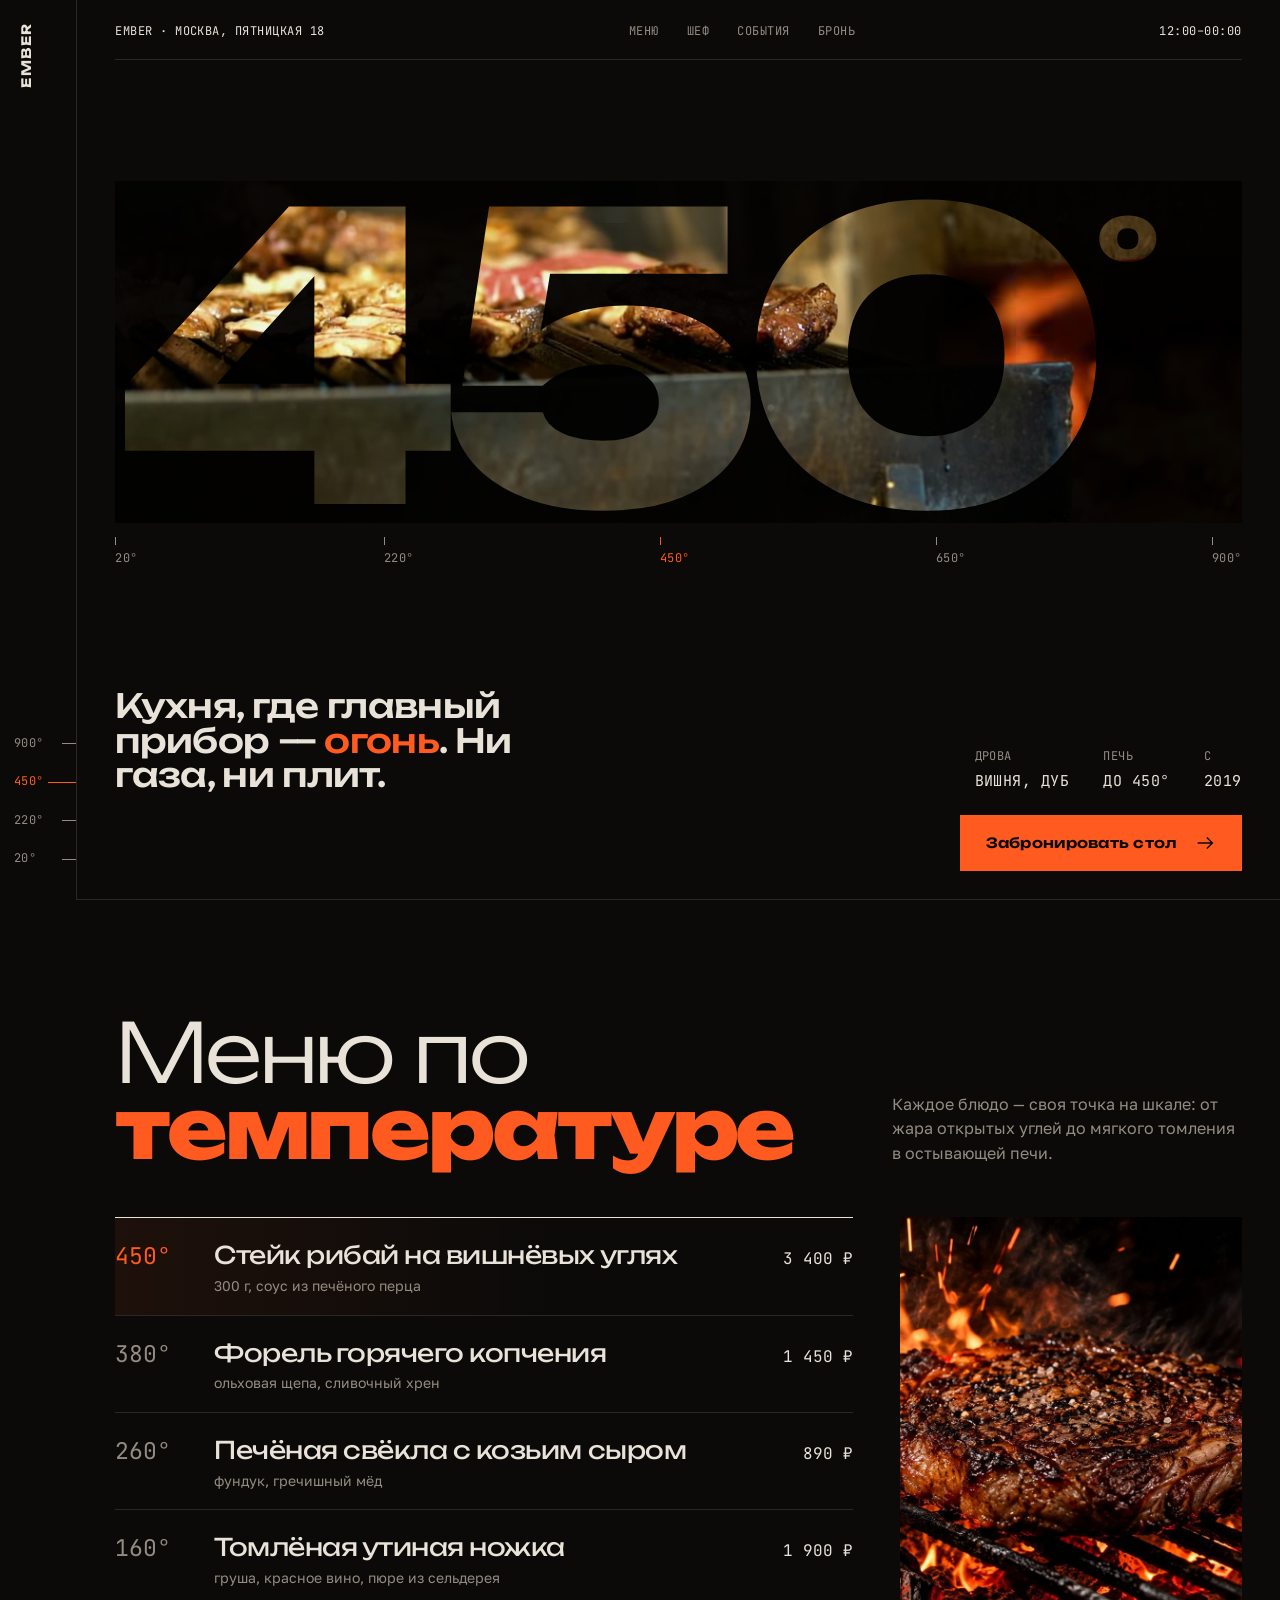
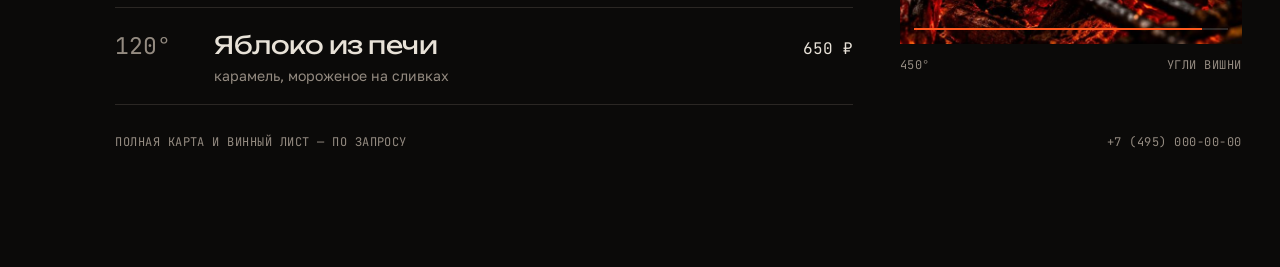
<file: proposals/a.html>
<!doctype html>
<html lang="ru">
<head>
<meta charset="utf-8"><meta name="viewport" content="width=device-width,initial-scale=1">
<title>EMBER · A — Шкала жара</title>
<meta name="robots" content="noindex">
<link rel="preconnect" href="https://fonts.googleapis.com"><link rel="preconnect" href="https://fonts.gstatic.com" crossorigin>
<link href="https://fonts.googleapis.com/css2?family=Unbounded:wght@200..900&family=Golos+Text:wght@400;500&family=JetBrains+Mono:wght@400;500&display=swap" rel="stylesheet">
<style>
/* A · «Шкала жара»: ресторан как прибор. Температура — сетка, навигация и заголовок. */
:root{
 --soot:#0b0a09;--ash:#e8e2d8;--smoke:#948b81;--rule:#2b2724;--heat:#ff5a1f;
 --display:'Unbounded',sans-serif;--text:'Golos Text',system-ui,sans-serif;--mono:'JetBrains Mono',ui-monospace,monospace;
 --rail:clamp(56px,6vw,96px);--pad:clamp(18px,3vw,44px);--ease:cubic-bezier(.2,.9,.1,1)
}
*{margin:0;box-sizing:border-box}
html{background:var(--soot);color:var(--ash);scrollbar-color:#3a332d var(--soot)}
body{font:400 16px/1.55 var(--text);-webkit-font-smoothing:antialiased;overflow-x:clip}
a{color:inherit;text-decoration:none}img,video{display:block;max-width:100%}
::selection{background:var(--heat);color:var(--soot)}
:focus-visible{outline:2px solid var(--heat);outline-offset:3px}
.mono{font-family:var(--mono);font-size:12px;letter-spacing:.04em;text-transform:uppercase}

/* шкала-навигация по левому краю */
.rail{position:fixed;inset:0 auto 0 0;width:var(--rail);border-right:1px solid var(--rule);display:flex;flex-direction:column;justify-content:space-between;padding:22px 0;z-index:20;background:var(--soot)}
.rail a{position:relative;display:block;padding:10px 0 10px 14px;color:var(--smoke)}
.rail a::before{content:"";position:absolute;right:0;top:50%;width:14px;height:1px;background:currentColor}
.rail a[aria-current]{color:var(--heat)}.rail a[aria-current]::before{width:28px}
.rail .brand{font-family:var(--display);font-weight:700;font-size:13px;letter-spacing:.12em;color:var(--ash);writing-mode:vertical-rl;transform:rotate(180deg);padding:0;margin-left:16px}
.rail .brand::before{display:none}
.mercury{position:absolute;right:-1px;bottom:0;width:2px;height:calc(var(--p,0)*100%);background:var(--heat)}

main{margin-left:var(--rail)}

/* первый экран */
.hero{position:relative;min-height:100svh;display:grid;grid-template-columns:repeat(12,1fr);grid-template-rows:auto 1fr auto;column-gap:var(--pad);padding:22px var(--pad) 28px;border-bottom:1px solid var(--rule)}
.hero-top{grid-column:1/-1;display:flex;justify-content:space-between;gap:24px;align-items:baseline;padding-bottom:18px;border-bottom:1px solid var(--rule)}
.hero-top nav{display:flex;gap:28px}.hero-top nav a{color:var(--smoke);transition:color .3s}.hero-top nav a:hover{color:var(--ash)}
.reading{grid-column:1/-1;position:relative;align-self:center;margin:2vh 0}
/* видео видно только сквозь цифры: тёмный слой с белым текстом в режиме multiply */
.num{position:relative;isolation:isolate;overflow:hidden;line-height:.8}
.num video,.num img{position:absolute;inset:0;width:100%;height:100%;object-fit:cover;z-index:0}
.num .ink{position:relative;z-index:1;display:block;background:var(--soot);color:#fff;mix-blend-mode:multiply;font-family:var(--display);font-weight:var(--w,800);font-size:min(31vw,46vh);letter-spacing:-.06em;line-height:.8;padding:.04em 0 .02em;white-space:nowrap;font-variation-settings:'wght' var(--w,800)}
.num .ink sup{font-size:.36em;vertical-align:top;letter-spacing:0;margin-left:.04em;position:relative;top:.12em}
.scale{display:flex;justify-content:space-between;margin-top:14px;color:var(--smoke)}
.scale span{position:relative;padding-top:12px}.scale span::before{content:"";position:absolute;left:0;top:0;width:1px;height:8px;background:currentColor}
.scale span.on{color:var(--heat)}
.hero-copy{grid-column:1/7;align-self:end}
.hero-copy h1{font-family:var(--display);font-weight:500;font-size:clamp(26px,2.6vw,44px);line-height:1.04;letter-spacing:-.02em;max-width:16ch}
.hero-copy h1 em{font-style:normal;color:var(--heat)}
.hero-meta{grid-column:8/-1;align-self:end;display:grid;grid-template-columns:repeat(3,auto);justify-content:end;gap:10px 34px;text-align:left}
.hero-meta dt{color:var(--smoke)}.hero-meta dd{font-family:var(--mono);font-size:15px;margin-top:4px}
.cta{grid-column:8/-1;justify-self:end;margin-top:22px;display:inline-flex;align-items:center;gap:16px;height:56px;padding:0 26px;background:var(--heat);color:var(--soot);font-family:var(--display);font-weight:600;font-size:14px;letter-spacing:.02em;transition:gap .5s var(--ease)}
.cta:hover{gap:26px}.cta svg{width:22px;height:22px;stroke:currentColor;fill:none;stroke-width:1.6}

/* ключевая секция: меню как индекс жара */
.index{padding:clamp(80px,9vw,140px) var(--pad);display:grid;grid-template-columns:repeat(12,1fr);column-gap:var(--pad)}
.index-head{grid-column:1/-1;display:grid;grid-template-columns:subgrid;align-items:end;margin-bottom:clamp(36px,4vw,56px)}
.index-head h2{grid-column:1/8;font-family:var(--display);font-weight:300;font-size:clamp(44px,6.4vw,104px);line-height:.92;letter-spacing:-.04em}
.index-head h2 b{font-weight:800;color:var(--heat)}
.index-head p{grid-column:9/-1;color:var(--smoke);max-width:38ch}
.rows{grid-column:1/9;border-top:1px solid var(--ash)}
.row{display:grid;grid-template-columns:7.5ch 1fr auto;gap:0 24px;align-items:baseline;padding:20px 0 18px;border-bottom:1px solid var(--rule);cursor:default;transition:background .4s,padding .4s var(--ease)}
.row .t{font-family:var(--mono);font-size:clamp(20px,1.8vw,28px);color:var(--smoke);transition:color .3s}
.row h3{font-family:var(--display);font-weight:400;font-size:clamp(20px,1.9vw,30px);line-height:1.1;letter-spacing:-.02em}
.row p{grid-column:2;color:var(--smoke);font-size:14px;margin-top:6px}
.row .price{font-family:var(--mono);font-size:16px;white-space:nowrap}
.row:hover,.row:focus-within,.row.is-on{background:linear-gradient(90deg,#ff5a1f14,transparent 60%)}
.row:hover .t,.row.is-on .t{color:var(--heat)}
.plate{grid-column:9/-1;position:sticky;top:24px;align-self:start;margin-left:8px}
.plate figure{position:relative;aspect-ratio:4/5;overflow:hidden;background:#15110e}
.plate img,.plate video{position:absolute;inset:0;width:100%;height:100%;object-fit:cover;transition:opacity .6s}
.plate figcaption{display:flex;justify-content:space-between;margin-top:12px;color:var(--smoke)}
.plate .gauge{position:absolute;left:14px;bottom:14px;right:14px;height:2px;background:#ffffff26}
.plate .gauge i{display:block;height:100%;width:var(--g,50%);background:var(--heat);transition:width .8s var(--ease)}
.foot{grid-column:1/-1;display:flex;justify-content:space-between;gap:24px;margin-top:28px;color:var(--smoke)}

@media(max-width:860px){
 :root{--rail:0px}
 .rail{inset:auto 0 0 0;width:auto;height:54px;flex-direction:row;align-items:center;padding:0 12px;border-right:0;border-top:1px solid var(--rule)}
 .rail .brand{display:none}.rail a{padding:14px 6px}.rail a::before{display:none}
 .mercury{right:auto;left:0;top:0;bottom:auto;height:2px;width:calc(var(--p,0)*100%)}
 .hero{grid-template-columns:1fr;padding-bottom:84px}
 .hero-top nav{display:none}
 .num .ink{font-size:31vw}
 .hero-copy,.hero-meta,.cta{grid-column:1/-1}
 .hero-meta{justify-content:start;grid-template-columns:repeat(2,auto);margin-top:24px}
 .cta{justify-self:stretch;justify-content:space-between}
 .index{grid-template-columns:1fr;padding-bottom:110px}
 .index-head{grid-template-columns:1fr}.index-head h2,.index-head p{grid-column:1}.index-head p{margin-top:18px}
 .rows,.plate{grid-column:1}.plate{position:relative;top:0;margin:0 0 28px;order:-1}
 .row{grid-template-columns:6ch 1fr;}.row .price{grid-column:2;margin-top:8px}
}
@media(prefers-reduced-motion:reduce){*{transition:none!important}}
</style>
</head>
<body>
<nav class="rail" aria-label="Шкала разделов">
 <a class="brand" href="#top">EMBER</a>
 <div>
  <a class="mono" href="#index">900°</a>
  <a class="mono" href="#index" aria-current="true">450°</a>
  <a class="mono" href="#index">220°</a>
  <a class="mono" href="#book">20°</a>
 </div>
 <i class="mercury" aria-hidden="true"></i>
</nav>

<main>
<section class="hero" id="top">
 <div class="hero-top mono">
  <span>EMBER · Москва, Пятницкая 18</span>
  <nav aria-label="Разделы"><a href="#index">Меню</a><a href="#index">Шеф</a><a href="#index">События</a><a href="#book">Бронь</a></nav>
  <span>12:00–00:00</span>
 </div>

 <div class="reading">
  <div class="num" aria-hidden="true">
   <img src="../hero-poster.jpg" alt="">
   <video muted loop playsinline preload="none" data-src="../media/hero-embers"></video>
   <span class="ink" id="temp">450<sup>°</sup></span>
  </div>
  <div class="scale mono" aria-hidden="true"><span>20°</span><span>220°</span><span class="on">450°</span><span>650°</span><span>900°</span></div>
 </div>

 <div class="hero-copy">
  <h1>Кухня, где главный прибор&nbsp;— <em>огонь</em>. Ни газа, ни плит.</h1>
 </div>
 <dl class="hero-meta mono">
  <div><dt>Дрова</dt><dd>вишня, дуб</dd></div>
  <div><dt>Печь</dt><dd>до 450°</dd></div>
  <div><dt>С</dt><dd>2019</dd></div>
 </dl>
 <a class="cta" href="#book">Забронировать стол <svg viewBox="0 0 24 24" aria-hidden="true"><path d="M4 12h16M14 6l6 6-6 6"/></svg></a>
</section>

<section class="index" id="index" aria-labelledby="index-h">
 <div class="index-head">
  <h2 id="index-h">Меню по <b>температуре</b></h2>
  <p>Каждое блюдо — своя точка на шкале: от жара открытых углей до мягкого томления в остывающей печи.</p>
 </div>
 <div class="rows" role="list">
  <div class="row is-on" role="listitem" tabindex="0" data-img="../hero.jpg" data-g="92%"><span class="t">450°</span><div><h3>Стейк рибай на вишнёвых углях</h3><p>300 г, соус из печёного перца</p></div><span class="price">3 400 ₽</span></div>
  <div class="row" role="listitem" tabindex="0" data-img="../f-flame.jpg" data-g="74%"><span class="t">380°</span><div><h3>Форель горячего копчения</h3><p>ольховая щепа, сливочный хрен</p></div><span class="price">1 450 ₽</span></div>
  <div class="row" role="listitem" tabindex="0" data-img="../f-coals.jpg" data-g="52%"><span class="t">260°</span><div><h3>Печёная свёкла с козьим сыром</h3><p>фундук, гречишный мёд</p></div><span class="price">890 ₽</span></div>
  <div class="row" role="listitem" tabindex="0" data-img="../f-meat.jpg" data-g="34%"><span class="t">160°</span><div><h3>Томлёная утиная ножка</h3><p>груша, красное вино, пюре из сельдерея</p></div><span class="price">1 900 ₽</span></div>
  <div class="row" role="listitem" tabindex="0" data-img="../f-grill.jpg" data-g="22%"><span class="t">120°</span><div><h3>Яблоко из печи</h3><p>карамель, мороженое на сливках</p></div><span class="price">650 ₽</span></div>
 </div>
 <aside class="plate" aria-label="Кадр блюда">
  <figure>
   <img id="plate-img" src="../hero.jpg" alt="Стейк на решётке над открытым огнём">
   <div class="gauge" aria-hidden="true"><i id="gauge"></i></div>
  </figure>
  <figcaption class="mono"><span id="plate-t">450°</span><span>угли вишни</span></figcaption>
 </aside>
 <div class="foot mono" id="book"><span>Полная карта и винный лист — по запросу</span><a href="#top">+7 (495) 000-00-00</a></div>
</section>
</main>

<script>
(() => {
  const reduce = matchMedia('(prefers-reduced-motion: reduce)').matches;
  // видео в цифрах: AV1 → H.264, только без «уменьшить движение»
  document.querySelectorAll('video[data-src]').forEach(v => {
    if (reduce) return;
    const b = v.dataset.src;
    v.innerHTML = `<source src="${b}.av1.mp4" type='video/mp4; codecs="av01.0.08M.10"'><source src="${b}.mp4" type="video/mp4">`;
    v.load(); v.play().catch(() => {});
  });
  // розжиг: цифры «нагреваются» — 20° → 450°, вес Unbounded 200 → 800; прокрутка поднимает ртуть на шкале
  const ink = document.getElementById('temp'), root = document.documentElement;
  if (!reduce) {
    const t0 = performance.now(), D = 1800, sup = ink.querySelector('sup').outerHTML;
    const ignite = now => {
      const k = Math.min(1, (now - t0) / D), e = 1 - Math.pow(1 - k, 3);
      ink.innerHTML = Math.round(20 + e * 430) + sup;
      ink.style.setProperty('--w', Math.round(200 + e * 600));
      if (k < 1) requestAnimationFrame(ignite);
    };
    requestAnimationFrame(ignite);
  }
  const tick = () => root.style.setProperty('--p', Math.min(1, scrollY / (document.body.scrollHeight - innerHeight)).toFixed(3));
  addEventListener('scroll', () => requestAnimationFrame(tick), { passive: true }); tick();
  // строки меню: кадр и стрелка жара справа
  const img = document.getElementById('plate-img'), g = document.getElementById('gauge'), t = document.getElementById('plate-t');
  document.querySelectorAll('.row').forEach(r => {
    const on = () => { document.querySelectorAll('.row').forEach(x => x.classList.toggle('is-on', x === r)); img.src = r.dataset.img; g.style.setProperty('--g', r.dataset.g); t.textContent = r.querySelector('.t').textContent; };
    r.addEventListener('mouseenter', on); r.addEventListener('focus', on);
  });
  g.style.setProperty('--g', '92%');
})();
</script>
</body>
</html>
</file>
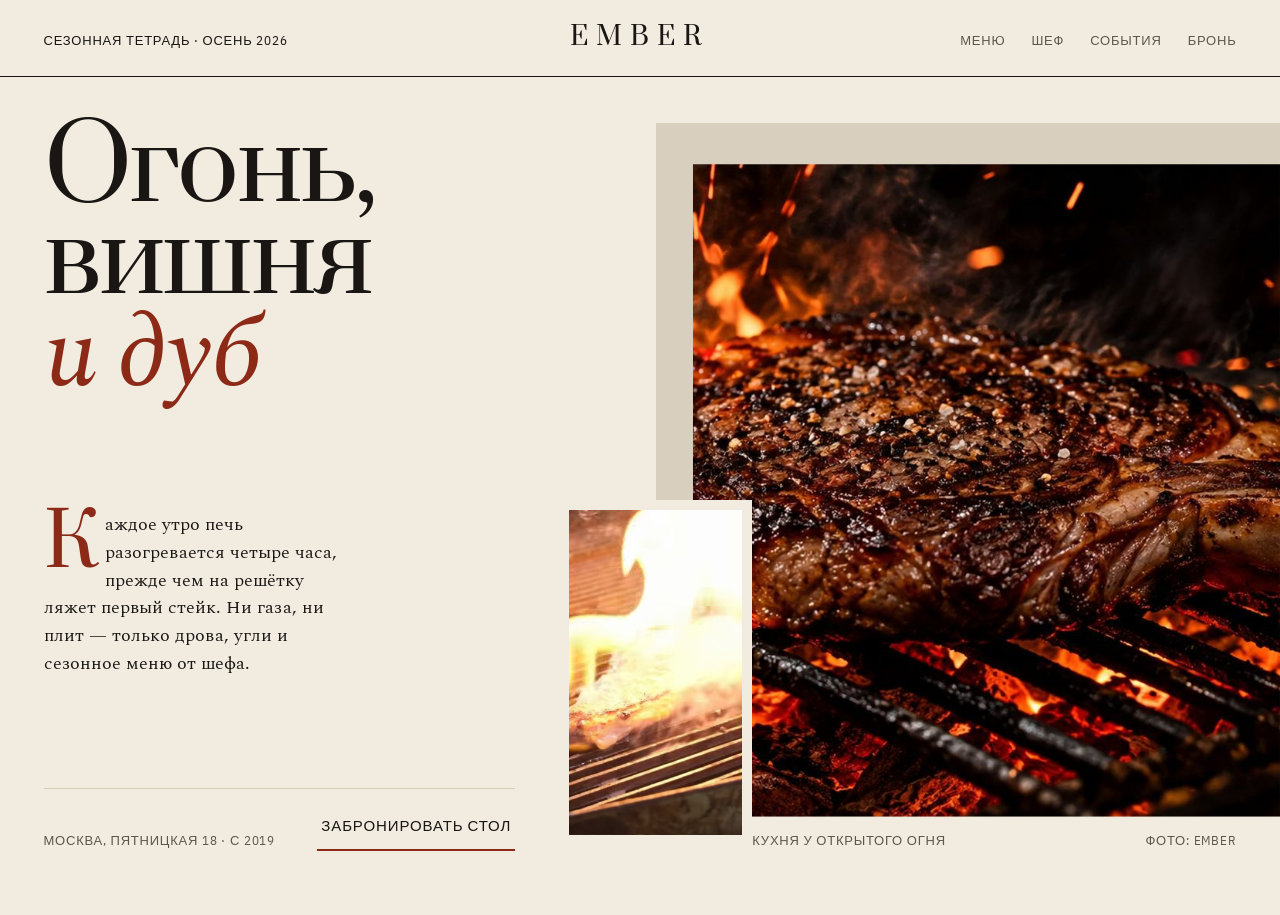
<file: proposals/b.html>
<!doctype html>
<html lang="ru">
<head>
<meta charset="utf-8"><meta name="viewport" content="width=device-width,initial-scale=1">
<title>EMBER · B — Тетрадь шефа</title>
<meta name="robots" content="noindex">
<link rel="preconnect" href="https://fonts.googleapis.com"><link rel="preconnect" href="https://fonts.gstatic.com" crossorigin>
<link href="https://fonts.googleapis.com/css2?family=Prata&family=Spectral:ital,wght@0,400;1,400&family=IBM+Plex+Sans+Condensed:wght@400;500&display=swap" rel="stylesheet">
<style>
/* B · «Тетрадь шефа»: дневной печатный журнал на бумаге — против клише тёмного стейкхауса */
:root{--paper:#f1ebe0;--ink:#191613;--graphite:#5e564c;--rule:#d6ccbb;--wax:#8c2a17;
 --display:'Prata',Georgia,serif;--text:'Spectral',Georgia,serif;--cap:'IBM Plex Sans Condensed',sans-serif;--pad:clamp(18px,3.4vw,56px)}
*{margin:0;box-sizing:border-box}
html{background:var(--paper);color:var(--ink)}
body{font:400 18px/1.55 var(--text);-webkit-font-smoothing:antialiased;overflow-x:clip}
a{color:inherit}img,video{display:block;max-width:100%}
::selection{background:var(--wax);color:var(--paper)}
:focus-visible{outline:2px solid var(--wax);outline-offset:3px}
.cap{font-family:var(--cap);font-size:13px;letter-spacing:.06em;text-transform:uppercase}
.mast{display:grid;grid-template-columns:1fr auto 1fr;align-items:baseline;gap:24px;padding:18px var(--pad);border-bottom:1px solid var(--ink)}
.mast .logo{font-family:var(--display);font-size:clamp(22px,2vw,30px);letter-spacing:.32em;text-decoration:none}
.mast nav{display:flex;gap:26px;justify-self:end}.mast nav a{text-decoration:none;color:var(--graphite)}.mast nav a:hover{color:var(--ink)}
.spread{display:grid;grid-template-columns:repeat(12,1fr);column-gap:var(--pad);padding:clamp(28px,3.6vw,56px) var(--pad) clamp(40px,5vw,72px);min-height:calc(100svh - 62px)}
.lede{grid-column:1/6;display:flex;flex-direction:column;justify-content:space-between;gap:36px}
h1{font-family:var(--display);font-weight:400;font-size:clamp(58px,8vw,138px);line-height:.9;letter-spacing:-.025em}
h1 em{font-family:var(--text);font-style:italic;color:var(--wax);letter-spacing:-.02em}
.dek{max-width:34ch;font-size:clamp(18px,1.4vw,21px)}
.dek::first-letter{float:left;font-family:var(--display);font-size:4.1em;line-height:.8;margin:.06em .1em 0 0;color:var(--wax)}
.sign{display:flex;justify-content:space-between;align-items:end;gap:16px;border-top:1px solid var(--rule);padding-top:14px;color:var(--graphite)}
.book{display:inline-flex;align-items:center;gap:12px;min-height:48px;padding:0 4px;border-bottom:2px solid var(--wax);color:var(--ink);text-decoration:none;font-family:var(--cap);font-weight:500;font-size:15px;letter-spacing:.06em;text-transform:uppercase}
.book:hover{color:var(--wax)}
.plates{grid-column:6/-1;position:relative;display:grid;grid-template-columns:repeat(7,1fr);grid-template-rows:1fr auto}
.cover{grid-column:2/-1;grid-row:1;position:relative;margin-right:calc(-1*var(--pad));overflow:hidden;background:#d9cfbf}
.cover img{width:100%;height:100%;object-fit:cover;object-position:60% 50%;clip-path:inset(var(--c,6%) 0 0 var(--c,6%));transition:clip-path 1.6s cubic-bezier(.2,.8,.1,1)}
.strip{grid-column:1/3;grid-row:1;align-self:end;position:relative;z-index:2;margin-bottom:-28px;aspect-ratio:9/16;overflow:hidden;border:10px solid var(--paper);background:#2a1f16}
.strip video,.strip img{position:absolute;inset:0;width:100%;height:100%;object-fit:cover}
.plates figcaption{grid-column:3/-1;grid-row:2;display:flex;justify-content:space-between;gap:16px;padding-top:14px;color:var(--graphite)}
.folio{position:absolute;right:calc(-1*var(--pad) + 12px);top:12px;writing-mode:vertical-rl;color:var(--paper);mix-blend-mode:difference}
@media(max-width:860px){
 .mast{grid-template-columns:1fr auto}.mast>.cap:first-child{display:none}.mast nav{display:none}
 .mast::after{content:"Меню";font-family:var(--cap);font-size:13px;letter-spacing:.06em;text-transform:uppercase}
 .spread{grid-template-columns:1fr;row-gap:28px}
 .plates{grid-column:1;order:-1;grid-template-columns:repeat(6,1fr);height:58svh}
 .cover{grid-column:2/-1;margin-right:calc(-1*var(--pad))}.strip{grid-column:1/3;margin-bottom:-20px;border-width:6px}
 .lede{grid-column:1}
}
@media(prefers-reduced-motion:reduce){.cover img{transition:none}}
</style>
</head>
<body>
<header class="mast">
 <span class="cap">Сезонная тетрадь · осень 2026</span>
 <a class="logo" href="#">EMBER</a>
 <nav class="cap" aria-label="Разделы"><a href="#">Меню</a><a href="#">Шеф</a><a href="#">События</a><a href="#">Бронь</a></nav>
</header>
<main>
<section class="spread">
 <div class="lede">
  <h1>Огонь, вишня <em>и&nbsp;дуб</em></h1>
  <p class="dek">Каждое утро печь разогревается четыре часа, прежде чем на решётку ляжет первый стейк. Ни газа, ни плит — только дрова, угли и сезонное меню от шефа.</p>
  <div class="sign"><span class="cap">Москва, Пятницкая 18 · с 2019</span><a class="book" href="#">Забронировать стол</a></div>
 </div>
 <figure class="plates">
  <div class="cover"><img src="../hero.jpg" alt="Стейк на решётке над открытым огнём, летят искры"><span class="folio cap" aria-hidden="true">Рибай на вишнёвых углях</span></div>
  <div class="strip" aria-hidden="true"><img src="../f-flare.jpg" alt=""><video muted loop playsinline preload="none" data-src="../media/flare-steak-sm"></video></div>
  <figcaption class="cap"><span>Кухня у открытого огня</span><span>Фото: EMBER</span></figcaption>
 </figure>
</section>
</main>
<script>
(() => {
  const reduce = matchMedia('(prefers-reduced-motion: reduce)').matches;
  if (!reduce) document.querySelectorAll('video[data-src]').forEach(v => {
    const b = v.dataset.src; v.loop = true;
    v.innerHTML = `<source src="${b}.av1.mp4" type='video/mp4; codecs="av01.0.08M.10"'><source src="${b}.mp4" type="video/mp4">`;
    v.load(); v.play().catch(() => {});
  });
  // кадрирование раскрывается: вставка «под паспарту» становится полосой на вылет
  const img = document.querySelector('.cover img');
  addEventListener('scroll', () => img.style.setProperty('--c', Math.max(0, 6 - scrollY / 40) + '%'), { passive: true });
  if (!reduce) requestAnimationFrame(() => img.style.setProperty('--c', '3%'));
})();
</script>
</body>
</html>
</file>
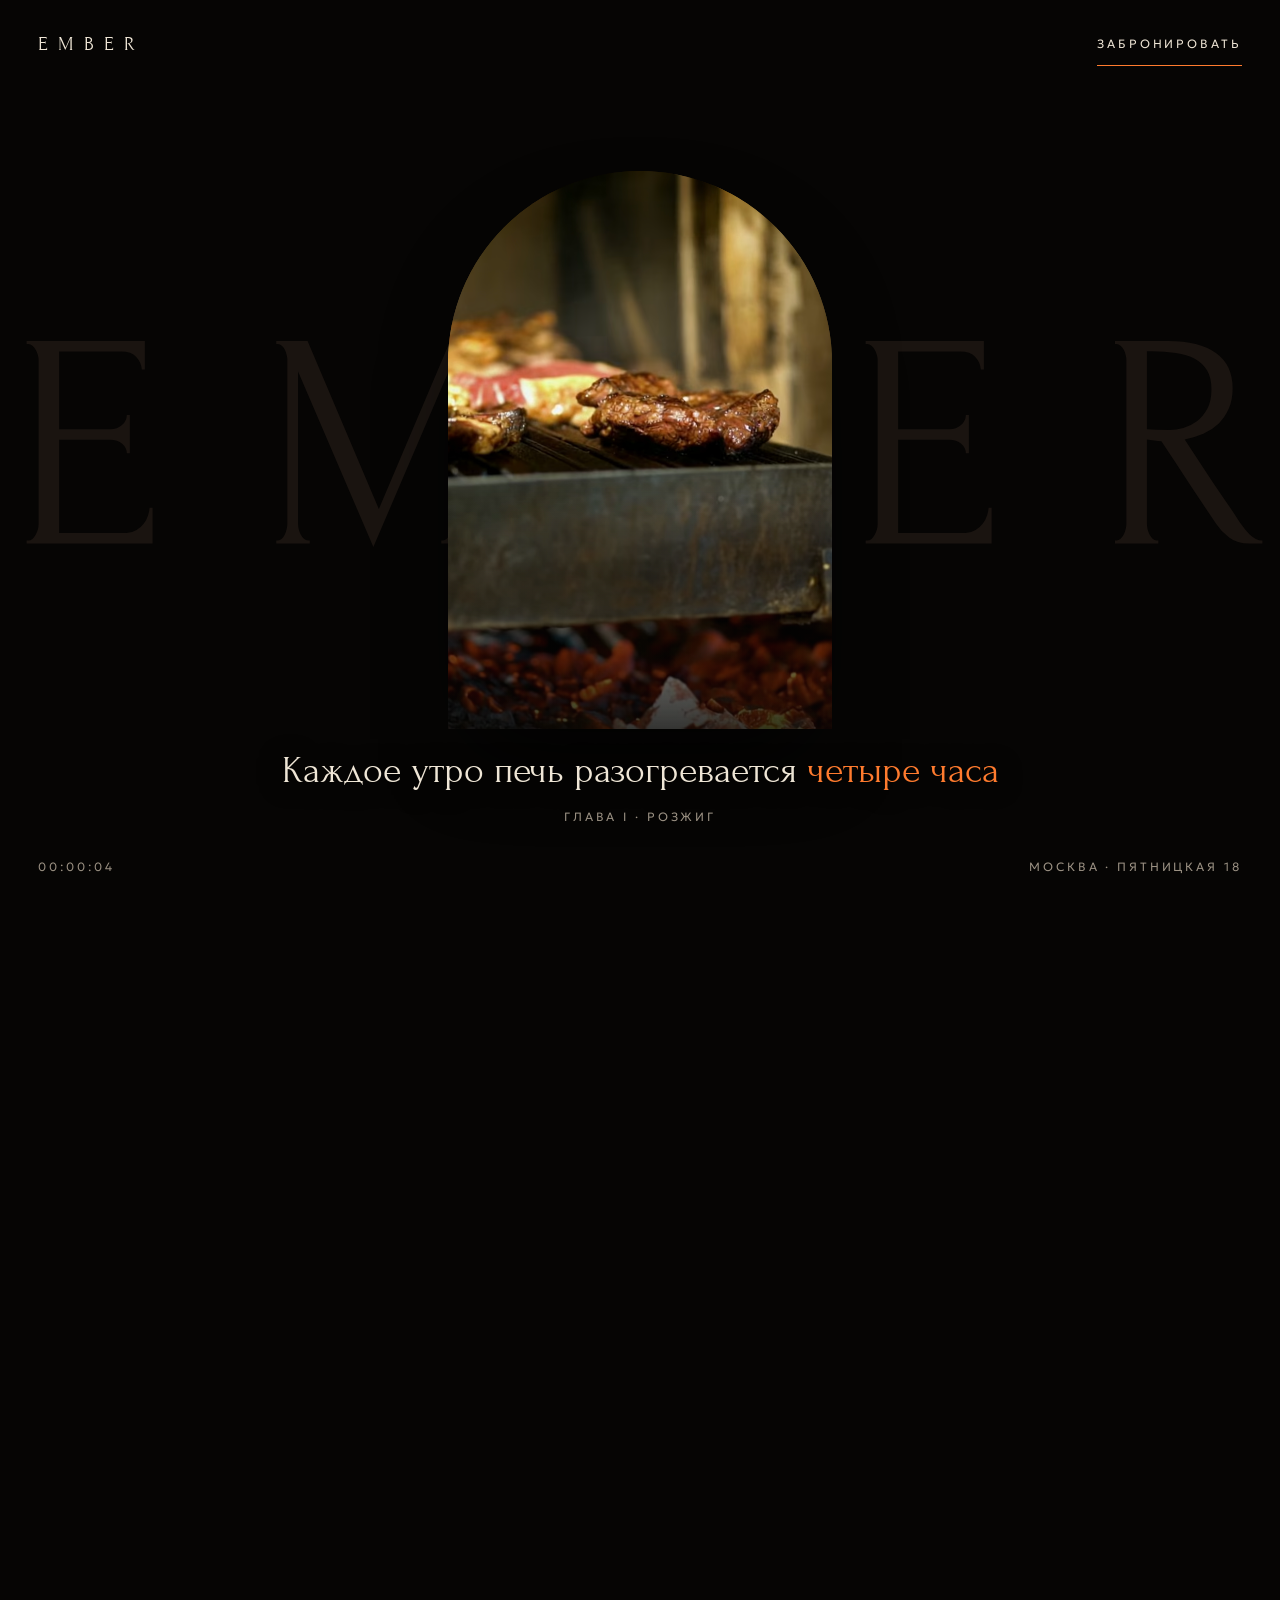
<file: proposals/c.html>
<!doctype html>
<html lang="ru">
<head>
<meta charset="utf-8"><meta name="viewport" content="width=device-width,initial-scale=1">
<title>EMBER · C — В устье печи</title>
<meta name="robots" content="noindex">
<link rel="preconnect" href="https://fonts.googleapis.com"><link rel="preconnect" href="https://fonts.gstatic.com" crossorigin>
<link href="https://fonts.googleapis.com/css2?family=Forum&family=Geologica:wght@300;400;500&display=swap" rel="stylesheet">
<style>
/* C · «В устье печи»: кино. Арка печи — единственная форма; фильм в ней на прокрутке заполняет экран */
:root{--void:#060504;--bone:#efe6d6;--ash:#9c9284;--ember:#ff7b2e;
 --display:'Forum',Georgia,serif;--text:'Geologica',system-ui,sans-serif;--pad:clamp(18px,3vw,48px)}
*{margin:0;box-sizing:border-box}
html{background:var(--void);color:var(--bone)}
body{font:300 16px/1.6 var(--text);-webkit-font-smoothing:antialiased;overflow-x:clip}
a{color:inherit;text-decoration:none}video,img{display:block}
:focus-visible{outline:2px solid var(--ember);outline-offset:4px}
.sm{font-size:12px;letter-spacing:.24em;text-transform:uppercase;color:var(--ash)}
.film{height:220svh;position:relative}
.stage{position:sticky;top:0;height:100svh;overflow:hidden;display:grid;place-items:center}
.hd{position:absolute;inset:0 0 auto;display:flex;justify-content:space-between;align-items:center;padding:22px var(--pad);z-index:5}
.hd .logo{font-family:var(--display);font-size:20px;letter-spacing:.5em;color:var(--bone)}
.hd a.res{display:inline-flex;align-items:center;min-height:44px;border-bottom:1px solid var(--ember);color:var(--bone)}
/* слово за аркой: огромные разреженные капители, уходят за края */
.word{position:absolute;inset:auto 0 50% 0;transform:translateY(50%);display:flex;justify-content:space-between;padding:0 1vw;font-family:var(--display);font-size:min(24vw,40vh);line-height:1;color:#1a1410;user-select:none;opacity:calc(1 - var(--k,0)*1.4)}
/* арка: устье печи; на прокрутке растёт до полного кадра, свод уплощается */
.arch{position:relative;z-index:2;width:calc(30vw + var(--k,0)*70vw);height:calc(62svh + var(--k,0)*38svh);max-width:none;border-radius:calc((1 - var(--k,0))*50vw) calc((1 - var(--k,0))*50vw) 0 0;overflow:hidden;background:#140d08;box-shadow:0 40px 90px -30px rgba(0,0,0,.9)}
.arch video,.arch img{position:absolute;inset:0;width:100%;height:100%;object-fit:cover}
.arch::after{content:"";position:absolute;inset:0;background:linear-gradient(180deg,transparent 55%,#060504cc)}
.sub{position:absolute;z-index:4;left:50%;bottom:calc(6svh + 20px);transform:translateX(-50%);width:min(92vw,760px);text-align:center}
.sub h1{font-family:var(--display);font-weight:400;font-size:clamp(28px,3vw,46px);line-height:1.15;color:var(--bone);text-shadow:0 2px 24px #000}
.sub h1 em{font-style:normal;color:var(--ember)}
.sub p{margin-top:14px}
.tc{position:absolute;left:var(--pad);bottom:24px;z-index:5}.loc{position:absolute;right:var(--pad);bottom:24px;z-index:5;text-align:right}
@media(max-width:860px){
 .arch{width:calc(64vw + var(--k,0)*36vw);height:calc(56svh + var(--k,0)*44svh);border-radius:calc((1 - var(--k,0))*64vw) calc((1 - var(--k,0))*64vw) 0 0}
 .word{font-size:27vw;inset:28svh 0 auto 0;transform:none}
 .sub{bottom:76px}.tc{bottom:22px}.loc{display:none}
}
@media(prefers-reduced-motion:reduce){.film{height:auto}.stage{position:relative}}
</style>
</head>
<body>
<main>
<section class="film" aria-label="Первый экран">
 <div class="stage">
  <header class="hd"><a class="logo" href="#">EMBER</a><a class="res sm" href="#">Забронировать</a></header>
  <div class="word" aria-hidden="true"><span>E</span><span>M</span><span>B</span><span>E</span><span>R</span></div>
  <div class="arch" aria-hidden="true"><img src="../hero-poster.jpg" alt=""><video muted loop playsinline preload="none" data-src="../media/hero-embers"></video></div>
  <div class="sub"><h1>Каждое утро печь разогревается <em>четыре часа</em></h1><p class="sm">Глава I · Розжиг</p></div>
  <span class="tc sm" aria-hidden="true">00:00:04</span>
  <span class="loc sm">Москва · Пятницкая 18</span>
 </div>
</section>
</main>
<script>
(() => {
  const reduce = matchMedia('(prefers-reduced-motion: reduce)').matches;
  if (reduce) return;
  document.querySelectorAll('video[data-src]').forEach(v => {
    const b = v.dataset.src + (innerWidth <= 860 ? '-sm' : '');
    v.innerHTML = `<source src="${b}.av1.mp4" type='video/mp4; codecs="av01.0.08M.10"'><source src="${b}.mp4" type="video/mp4">`;
    v.load(); v.play().catch(() => {});
  });
  // камера въезжает в устье: k 0 → 1 за первый экран прокрутки
  const film = document.querySelector('.film'), tc = document.querySelector('.tc');
  const tick = () => {
    const k = Math.min(1, Math.max(0, scrollY / (film.offsetHeight - innerHeight)));
    film.style.setProperty('--k', k.toFixed(3));
    tc.textContent = '00:00:' + String(4 + Math.round(k * 20)).padStart(2, '0');
  };
  addEventListener('scroll', () => requestAnimationFrame(tick), { passive: true }); tick();
})();
</script>
</body>
</html>
</file>
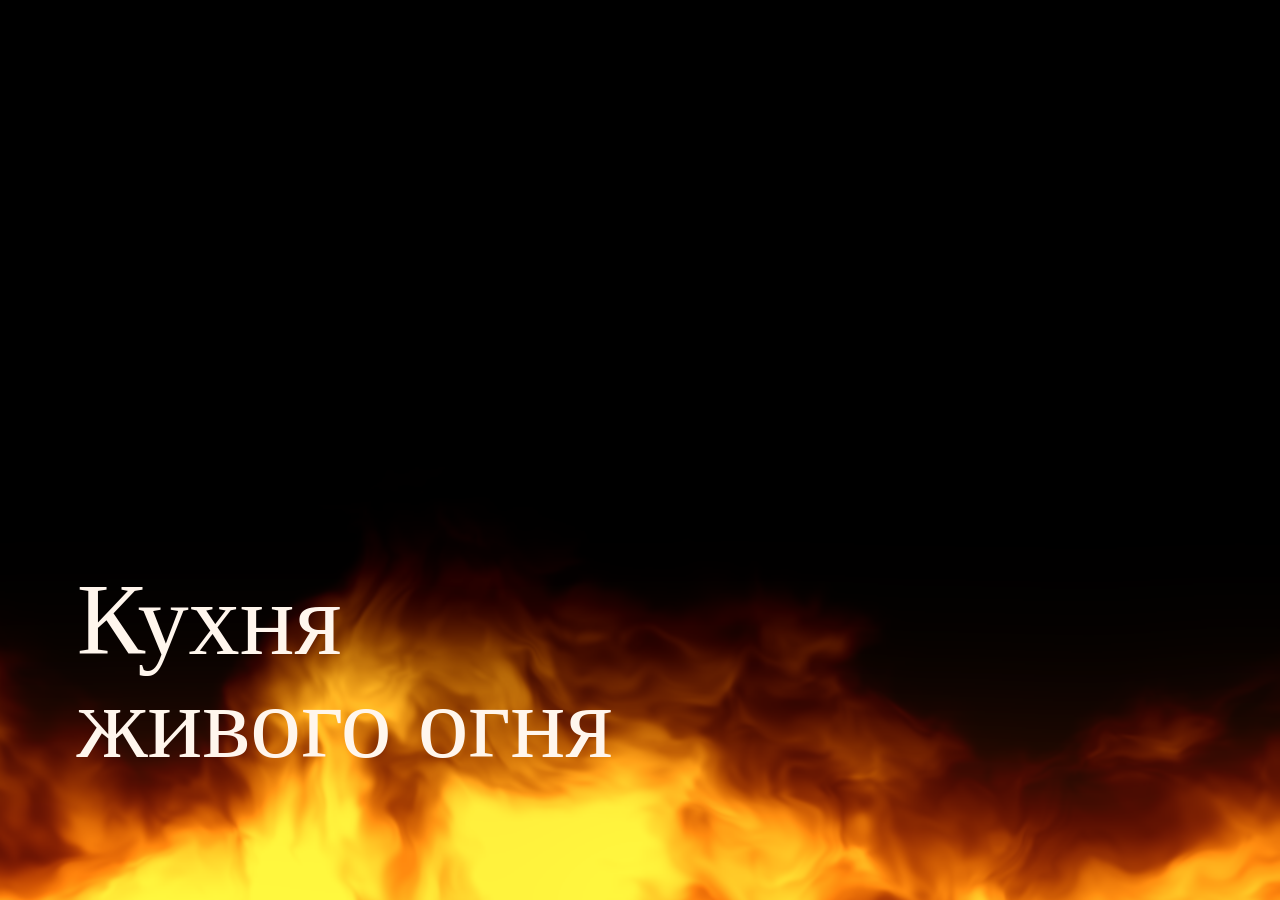
<file: proposals/fire/a-flame.html>
<!doctype html><html lang="ru"><head><meta charset="utf-8"><meta name="viewport" content="width=device-width,initial-scale=1">
<title>Ember · огонь A — процедурное пламя</title><meta name="robots" content="noindex">
<style>html,body{margin:0;height:100%;background:#050403;overflow:hidden}canvas{position:fixed;inset:0;width:100%;height:100%}
h1{position:fixed;left:6vw;bottom:14vh;margin:0;font:300 clamp(48px,8vw,116px)/1 Georgia,serif;color:#fff6ed;z-index:2}</style></head>
<body><canvas id="c"></canvas><h1>Кухня<br>живого огня</h1>
<script>
// Мок A: пламя целиком в шейдере — fBm + двойной domain warp, чёрнотельная палитра, языки вверх, марево над огнём.
const c = document.getElementById('c'), gl = c.getContext('webgl');
const fs = `precision highp float;uniform vec2 R;uniform float T;
float h(vec2 p){return fract(sin(dot(p,vec2(127.1,311.7)))*43758.5453);}
float n(vec2 p){vec2 i=floor(p),f=fract(p);f=f*f*(3.-2.*f);return mix(mix(h(i),h(i+vec2(1,0)),f.x),mix(h(i+vec2(0,1)),h(i+1.),f.x),f.y);}
float fbm(vec2 p){float v=0.,a=.5;for(int i=0;i<5;i++){v+=a*n(p);p=p*2.03+vec2(1.7,9.2);a*=.5;}return v;}
vec3 ramp(float t){return clamp(vec3(1.5*t,1.5*t*t*1.1-.15,pow(max(t-.55,0.),2.)*3.),0.,1.2);} // чёрное тело: красный → оранжевый → жёлто-белый
void main(){
 vec2 uv=gl_FragCoord.xy/R;vec2 p=vec2((uv.x-.5)*R.x/R.y,uv.y);
 float t=T*.9;
 vec2 q=vec2(fbm(p*2.2+vec2(0.,-t*1.6)),fbm(p*2.2+vec2(5.2,-t*1.9)));
 vec2 r=vec2(fbm(p*2.6+q*1.6+vec2(1.7,-t*2.4)),fbm(p*2.6+q*1.6+vec2(8.3,-t*2.1)));
 float f=fbm(p*3.+r*1.8-vec2(0.,t*2.8));
 float base=smoothstep(.55,.0,uv.y);                         // жар у основания, гаснет кверху
 float tongues=f*1.5-uv.y*1.9+base*.35;                       // рваные языки, ниже и тоньше
 float heat=smoothstep(.22,1.05,tongues)*.85;
 vec3 col=ramp(heat)*heat;
 col+=vec3(.9,.25,.04)*pow(base,3.)*.35*(.7+.3*n(vec2(p.x*6.,t*3.)));  // угли у самого низа
 gl_FragColor=vec4(col,1.);
}`;
const vs = 'attribute vec2 a;void main(){gl_Position=vec4(a,0,1);}';
const sh = (t, s) => { const o = gl.createShader(t); gl.shaderSource(o, s); gl.compileShader(o); return o; };
const pr = gl.createProgram(); gl.attachShader(pr, sh(gl.VERTEX_SHADER, vs)); gl.attachShader(pr, sh(gl.FRAGMENT_SHADER, fs)); gl.linkProgram(pr); gl.useProgram(pr);
gl.bindBuffer(gl.ARRAY_BUFFER, gl.createBuffer()); gl.bufferData(gl.ARRAY_BUFFER, new Float32Array([-1,-1,3,-1,-1,3]), gl.STATIC_DRAW);
gl.enableVertexAttribArray(0); gl.vertexAttribPointer(0, 2, gl.FLOAT, false, 0, 0);
const uR = gl.getUniformLocation(pr, 'R'), uT = gl.getUniformLocation(pr, 'T');
const scale = innerWidth < 861 ? .5 : .75; // полразрешения на телефоне — пламя мягкое, апскейл не виден
const fit = () => { c.width = innerWidth * scale; c.height = innerHeight * scale; gl.viewport(0, 0, c.width, c.height); };
fit(); addEventListener('resize', fit);
const still = matchMedia('(prefers-reduced-motion: reduce)').matches;
const draw = now => { gl.uniform2f(uR, c.width, c.height); gl.uniform1f(uT, still ? 4.0 : now / 1000); gl.drawArrays(gl.TRIANGLES, 0, 3); if (!still) requestAnimationFrame(draw); };
requestAnimationFrame(draw);
</script></body></html>
</file>
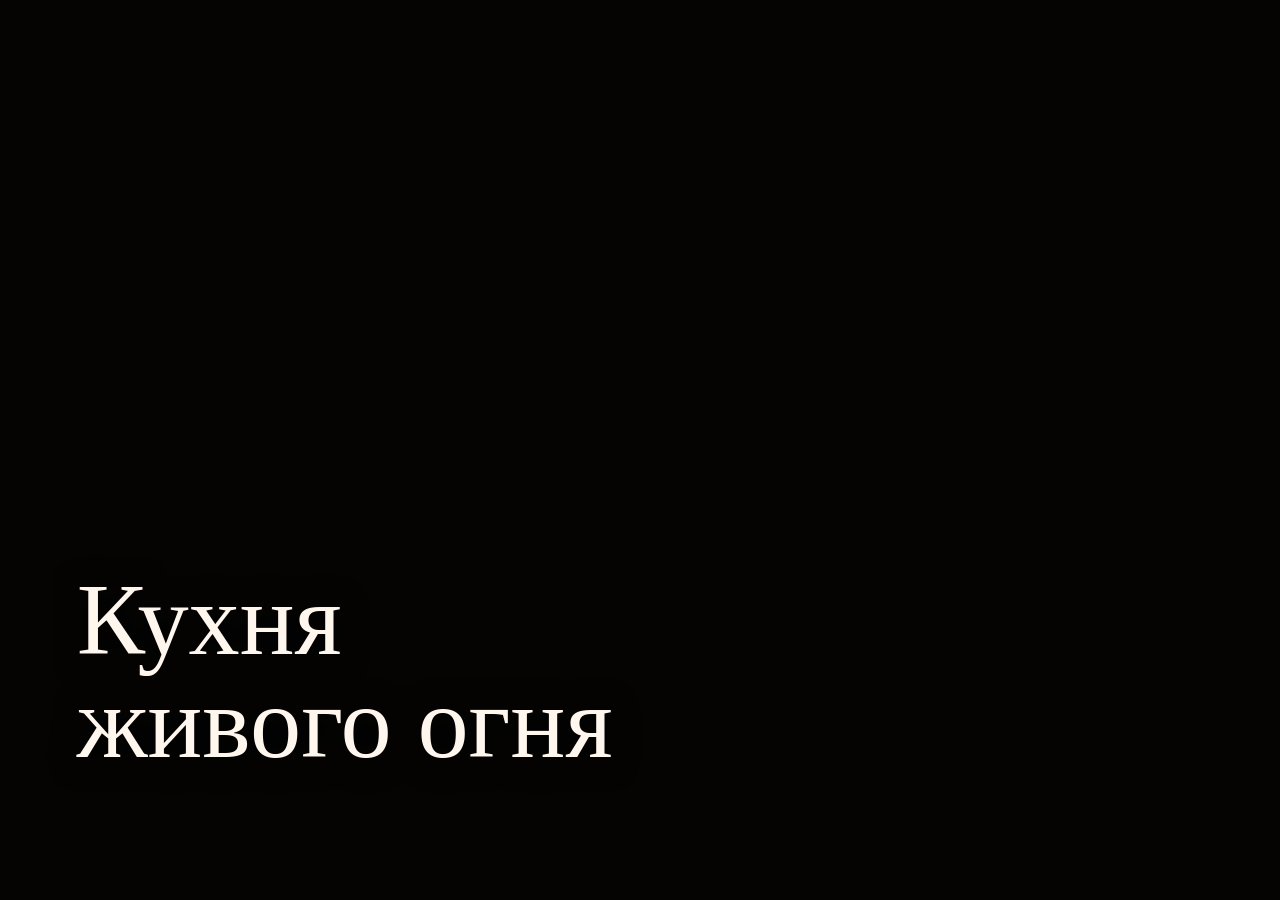
<file: proposals/fire/b-footage.html>
<!doctype html><html lang="ru"><head><meta charset="utf-8"><meta name="viewport" content="width=device-width,initial-scale=1">
<title>Ember · огонь B — настоящий огонь + шейдер</title><meta name="robots" content="noindex">
<style>html,body{margin:0;height:100%;background:#050403;overflow:hidden}canvas{position:fixed;inset:0;width:100%;height:100%}
video{display:none}h1{position:fixed;left:6vw;bottom:14vh;margin:0;font:300 clamp(48px,8vw,116px)/1 Georgia,serif;color:#fff6ed;z-index:2;text-shadow:0 2px 30px #000}</style></head>
<body><video id="v" muted loop playsinline autoplay crossorigin src="../../media/hero-embers.mp4"></video><canvas id="c"></canvas><h1>Кухня<br>живого огня</h1>
<script>
// Мок B: реальное пламя из ролика Magnific как текстура; поверх — марево (смещение UV шумом, сильнее над огнём),
// мягкое свечение (дешёвый bloom из 8 выборок), тёплая градуировка и искры, поднимающиеся с curl-подобным дрейфом.
const c = document.getElementById('c'), gl = c.getContext('webgl'), v = document.getElementById('v');
const fs = `precision mediump float;uniform vec2 R;uniform float T;uniform sampler2D V;
float h(vec2 p){return fract(sin(dot(p,vec2(127.1,311.7)))*43758.5453);}
float n(vec2 p){vec2 i=floor(p),f=fract(p);f=f*f*(3.-2.*f);return mix(mix(h(i),h(i+vec2(1,0)),f.x),mix(h(i+vec2(0,1)),h(i+1.),f.x),f.y);}
vec3 tex(vec2 uv){return texture2D(V,clamp(uv,0.,1.)).rgb;}
void main(){
 vec2 uv=gl_FragCoord.xy/R;vec2 st=vec2(uv.x,1.-uv.y);
 float va=1280./720.,sa=R.x/R.y;vec2 s=st;if(sa>va)s.y=(st.y-.5)*va/sa+.5;else s.x=(st.x-.5)*sa/va+.5; // object-fit:cover
 float lum=dot(tex(s),vec3(.3,.5,.2));
 vec2 hz=vec2(n(st*vec2(9.,5.)+vec2(0.,T*1.4)),n(st*vec2(7.,4.)+vec2(3.,T*1.1)))-.5;     // марево поднимается
 s+=hz*.012*(.35+smoothstep(.15,.9,lum));
 vec3 col=tex(s);
 vec3 glow=vec3(0.);for(int i=0;i<8;i++){float a=float(i)*.785;glow+=tex(s+vec2(cos(a),sin(a))*.018);}
 glow/=8.;col+=pow(glow,vec3(2.2))*1.4*vec3(1.,.55,.25);                                  // свечение только от ярких мест
 col=pow(col*vec3(1.08,.96,.82),vec3(1.06));                                              // тёплая градуировка
 // искры: ячейки, каждая со своей скоростью и фазой; уносятся вверх и гаснут
 vec2 g=vec2(st.x*28.,st.y*14.+T*1.6);vec2 id=floor(g),f=fract(g)-.5;float r=h(id);
 vec2 o=vec2(sin(T*2.+r*30.)*.25,0.);float d=length(f-o);float life=smoothstep(.0,.6,st.y)*step(.82,r);
 col+=vec3(1.,.55,.18)*smoothstep(.07,.0,d)*life*(.6+.4*sin(T*9.+r*50.));
 col*=1.-.25*dot(st-.5,st-.5)*2.;                                                         // виньетка
 gl_FragColor=vec4(col,1.);
}`;
const vs = 'attribute vec2 a;void main(){gl_Position=vec4(a,0,1);}';
const sh = (t, s) => { const o = gl.createShader(t); gl.shaderSource(o, s); gl.compileShader(o); return o; };
const pr = gl.createProgram(); gl.attachShader(pr, sh(gl.VERTEX_SHADER, vs)); gl.attachShader(pr, sh(gl.FRAGMENT_SHADER, fs)); gl.linkProgram(pr); gl.useProgram(pr);
gl.bindBuffer(gl.ARRAY_BUFFER, gl.createBuffer()); gl.bufferData(gl.ARRAY_BUFFER, new Float32Array([-1,-1,3,-1,-1,3]), gl.STATIC_DRAW);
gl.enableVertexAttribArray(0); gl.vertexAttribPointer(0, 2, gl.FLOAT, false, 0, 0);
const tx = gl.createTexture(); gl.bindTexture(gl.TEXTURE_2D, tx);
[gl.TEXTURE_WRAP_S, gl.TEXTURE_WRAP_T].forEach(k => gl.texParameteri(gl.TEXTURE_2D, k, gl.CLAMP_TO_EDGE)); gl.texParameteri(gl.TEXTURE_2D, gl.TEXTURE_MIN_FILTER, gl.LINEAR);
const uR = gl.getUniformLocation(pr, 'R'), uT = gl.getUniformLocation(pr, 'T');
const fit = () => { const k = Math.min(devicePixelRatio, innerWidth < 861 ? 1.25 : 1.5); c.width = innerWidth * k; c.height = innerHeight * k; gl.viewport(0, 0, c.width, c.height); };
fit(); addEventListener('resize', fit);
const draw = now => {
  if (v.readyState >= 2) { gl.texImage2D(gl.TEXTURE_2D, 0, gl.RGB, gl.RGB, gl.UNSIGNED_BYTE, v); gl.uniform2f(uR, c.width, c.height); gl.uniform1f(uT, now / 1000); gl.drawArrays(gl.TRIANGLES, 0, 3); }
  requestAnimationFrame(draw);
};
v.play().catch(() => {}); requestAnimationFrame(draw);
</script></body></html>
</file>
<file: v2.css>
/* EMBER v2 — «Огонь и время». По мотивам шаблона GetLayers «Laocoön — Bronze and Time» (коммерческая лицензия):
   кинематографичная WebGL-сцена (волны расплавленного металла, искры кузни, облёт камеры по прокрутке),
   светлая антиква и неспешные тайминги — но вместо бронзового коня раскалённые угли EMBER. */
:root{
 --black:#050403;--char:#0d0a08;--line:rgba(255,246,237,.12);--title:#fff6ed;--desc:#d6cfc6;--dim:#9f958a;--ember:#ff7a2e;
 --serif:'Cormorant',Georgia,serif;--sans:'Manrope',system-ui,sans-serif;
 --pad:clamp(20px,4.2vw,60px);--col:25vw;--ease:cubic-bezier(.25,1,.5,1)
}
*{margin:0;padding:0;box-sizing:border-box}[hidden]{display:none!important}
html{background:var(--black);color:#fff;scrollbar-width:thin;scrollbar-color:#3b2a20 var(--black)}
body{font:300 16px/1.7 var(--sans);letter-spacing:.2px;-webkit-font-smoothing:antialiased;overflow-x:clip}
a{color:inherit;text-decoration:none}img,video{display:block;max-width:100%}
::selection{background:var(--ember);color:var(--black)}
:focus-visible{outline:1px solid var(--ember);outline-offset:4px}
h1,h2,h3,blockquote{text-wrap:balance}p,li,small{text-wrap:pretty}
.skip-link{position:absolute;left:12px;top:-60px;z-index:100;padding:10px 16px;background:var(--title);color:var(--black)}.skip-link:focus{top:12px}
.cap{font-size:10px;letter-spacing:2px;text-transform:uppercase;font-weight:500}

/* сцена: постер (LCP и запасной кадр) и холст WebGL — фиксированы под оверлеем */
.poster,#webgl{position:fixed;inset:0;width:100%;height:100%}
.poster{object-fit:cover;opacity:.38;z-index:0}
#webgl{z-index:1;outline:none;opacity:0;transition:opacity 1.6s var(--ease)}
#webgl.on{opacity:1}
.stage-fade{position:fixed;inset:0;z-index:2;background:var(--black);opacity:var(--fade,0);pointer-events:none}

/* курсор: двойное кольцо только для мыши и только над сценой */
.cursor-inner,.cursor-outer{position:fixed;left:0;top:0;z-index:60;pointer-events:none;border-radius:50%;transform:translate(-50%,-50%);opacity:0;transition:opacity .4s}
.cursor-inner{width:6px;height:6px;background:var(--title)}
.cursor-outer{width:34px;height:34px;border:1px solid rgba(255,246,237,.5)}
@media(hover:hover) and (pointer:fine){.on-stage .cursor-inner,.on-stage .cursor-outer{opacity:1}.on-stage .stage{cursor:none}}

/* шапка */
.main-header{position:fixed;top:0;left:0;right:0;z-index:40;display:flex;justify-content:space-between;align-items:center;height:70px;padding:0 var(--pad);border-bottom:1px solid var(--line);background:linear-gradient(180deg,rgba(5,4,3,.7),transparent)}
.brand{font-size:14px;font-weight:600;letter-spacing:5px;text-transform:uppercase}
.header-nav{display:flex;align-items:center;gap:24px}
.nav-link{display:inline-flex;align-items:center;min-height:44px;color:var(--desc);transition:color .3s}.nav-link:hover,.nav-link[aria-current=true]{color:#fff}
.nav-dot{width:3px;height:3px;background:rgba(255,255,255,.22);border-radius:50%}
.contact-btn{display:inline-flex;align-items:center;gap:8px;min-height:40px;padding:0 22px;background:var(--title);color:var(--black);border-radius:20px;font-size:10px;letter-spacing:1px;text-transform:uppercase;font-weight:600;transition:transform .3s,background .3s}
.contact-btn:hover{transform:scale(1.05);background:#fff}
.btn-circle{width:6px;height:6px;border:1px solid currentColor;border-radius:50%}

/* кинематографичная сцена: 4 «слайда» по прокрутке */
.stage{position:relative;z-index:10;height:400vh}
.overlay{position:sticky;top:0;height:100vh;height:100svh;padding:70px var(--pad) 40px;overflow:hidden}
.slide{position:absolute;left:var(--pad);right:var(--pad);bottom:clamp(40px,8vh,90px);pointer-events:none}
.slide.active{pointer-events:auto}
.slide-title{font-family:var(--serif);font-weight:300;font-size:clamp(52px,8.1vw,116px);line-height:1;letter-spacing:1px;color:var(--title);margin-bottom:20px}
.slide-title .char{display:inline-block;opacity:0;transform:translateY(50px);filter:blur(12px);transition:opacity .8s var(--ease),transform .8s var(--ease),filter .8s var(--ease)}
.slide.active .slide-title .char{opacity:1;transform:none;filter:none}
.slide-desc{max-width:34ch;font-size:16px;color:var(--desc);opacity:0;transform:translateY(30px);transition:opacity .8s var(--ease) .4s,transform .8s var(--ease) .4s}
.slide.active .slide-desc,.slide.active .slide-act{opacity:1;transform:none}
#slide-1 .slide-title{margin-left:60px}
#slide-1 .desc-row{display:flex;gap:40px}
#slide-1 .col-1{width:calc(var(--col) - 40px)}#slide-1 .col-2{margin-left:calc(var(--col) - 20px)}
#slide-2 .slide-title,#slide-2 .slide-desc{margin-left:calc(var(--col) + 40px)}
#slide-3{bottom:auto;top:24vh}#slide-3 .slide-title{white-space:nowrap}
#slide-4{left:calc(25% + 40px);max-width:640px}
.slide-act{display:flex;gap:14px;flex-wrap:wrap;margin-top:26px;opacity:0;transform:translateY(30px);transition:opacity .8s var(--ease) .6s,transform .8s var(--ease) .6s}
.ghost{display:inline-flex;align-items:center;min-height:40px;padding:0 22px;border:1px solid rgba(255,246,237,.5);border-radius:20px;font-size:10px;letter-spacing:1px;text-transform:uppercase;font-weight:600;transition:border-color .3s}.ghost:hover{border-color:#fff}
/* маски с видео: шторка сверху вниз и наезд 1.15 → 1 */
.mask{position:absolute;overflow:hidden;clip-path:inset(0 0 100% 0);opacity:0;transition:clip-path 1.4s var(--ease),opacity .6s}
.mask video,.mask img{position:absolute;inset:0;width:100%;height:100%;object-fit:cover;transform:scale(1.15);transition:transform 2s var(--ease)}
.mask.active{clip-path:inset(0);opacity:1}.mask.active video,.mask.active img{transform:scale(1)}
#mask-2{left:var(--pad);top:120px;width:calc(var(--col) - 20px);height:44vh}
#mask-3{right:var(--pad);bottom:40px;width:calc(var(--col) + 40px);aspect-ratio:16/10}
/* сетка: горизонталь, 5 вертикалей с точками, прогресс-«истории» */
.grid-lines{position:absolute;inset:70px 0 0;display:flex;justify-content:space-between;padding:0 var(--pad);pointer-events:none}
.grid-line{position:relative;width:1px;background:var(--line)}
.grid-dot{position:absolute;left:-2px;width:5px;height:5px;border-radius:50%;background:rgba(255,246,237,.45);top:var(--d,30%)}
.grid-dot.bottom{top:auto;bottom:var(--d,30%)}
.story-dashes{position:absolute;top:50%;left:50%;transform:translate(-50%,-50%);display:flex;flex-direction:column;gap:12px}
.story-dash{width:2px;height:40px;background:rgba(255,255,255,.15);border-radius:2px;overflow:hidden}
.story-dash i{display:block;width:100%;height:var(--f,0%);background:var(--title)}

/* контент: сцена гаснет, страница продолжается на угольном фоне */
main>section{position:relative;z-index:10;background:var(--black)}
.sec{padding:clamp(96px,11vw,170px) var(--pad);border-top:1px solid var(--line);display:grid;grid-template-columns:var(--col) 1fr;column-gap:40px}
.sec>.cap{grid-column:1;color:var(--dim);padding-top:14px}
.sec>.body{grid-column:2}
.h2{font-family:var(--serif);font-weight:300;font-size:clamp(46px,6vw,96px);line-height:1;letter-spacing:.5px;color:var(--title)}
.h2 i{font-style:italic;color:var(--ember)}
.lead{max-width:52ch;margin-top:28px;font-size:18px;color:var(--desc)}
/* шторка — на картинке, не на наблюдаемой фигуре: IntersectionObserver учитывает clip-path и иначе фото не появляются никогда */
.js .reveal img{clip-path:inset(0 0 100% 0)}.js .reveal.in img{clip-path:inset(0);transition:clip-path 1.4s var(--ease)}
figure{position:relative;overflow:hidden;background:var(--char)}figure img{width:100%;height:100%;object-fit:cover}

.facts{display:grid;grid-template-columns:repeat(3,1fr);margin-top:64px;border-top:1px solid var(--line)}
.facts div{padding:22px 24px 0 0}.facts div+div{padding-left:24px;border-left:1px solid var(--line)}
.facts b{display:block;font-family:var(--serif);font-weight:300;font-size:clamp(44px,4.6vw,72px);line-height:1;color:var(--title)}
.facts span{display:block;margin-top:8px;color:var(--dim)}

.chef-grid{display:grid;grid-template-columns:minmax(0,5fr) minmax(0,6fr);gap:clamp(28px,4vw,64px);align-items:center}
.chef-grid figure{aspect-ratio:4/5}
.spec{list-style:none;margin-top:28px;border-top:1px solid var(--line)}
.spec li{display:flex;justify-content:space-between;gap:16px;padding:14px 0;border-bottom:1px solid var(--line)}
.spec b{font-family:var(--serif);font-weight:400;font-size:22px;color:var(--title)}.spec span{color:var(--dim)}
.sign{margin-top:24px;color:var(--dim)}.sign b{font-family:var(--serif);font-size:22px;font-weight:400;color:var(--title);margin-right:12px}

.kitchen-grid{display:grid;grid-template-columns:2fr 1fr;grid-template-rows:auto auto;gap:24px}
.kitchen-grid figure:first-child{grid-row:1/3;aspect-ratio:16/11}.kitchen-grid figure{aspect-ratio:4/3}
.k-cap{margin-top:40px;max-width:30ch;font-family:var(--serif);font-weight:300;font-size:clamp(28px,3vw,46px);line-height:1.15;color:var(--title)}
.k-cap i{font-style:italic;color:var(--ember)}

.dishes{margin-top:56px;border-top:1px solid var(--line)}
.dish{display:grid;grid-template-columns:1fr auto;gap:8px 24px;align-items:baseline;padding:22px 0;border-bottom:1px solid var(--line)}
.dish h3{font-family:var(--serif);font-weight:400;font-size:clamp(24px,2.4vw,36px);line-height:1.1;color:var(--title);transition:color .4s}
.dish small{grid-column:1;color:var(--dim);font-size:14px}
.dish .price{grid-column:2;grid-row:1;font-family:var(--serif);font-size:clamp(20px,1.8vw,28px);color:var(--desc);font-variant-numeric:lining-nums}
.dish:hover h3{color:var(--ember)}
.menu-foot{display:flex;justify-content:space-between;align-items:center;gap:20px;flex-wrap:wrap;margin-top:36px;color:var(--dim)}

.events-list{margin-top:56px;display:grid;gap:56px}
.ev{display:grid;grid-template-columns:minmax(0,1fr) minmax(0,1.2fr);gap:clamp(24px,3vw,48px);align-items:end}
.ev:nth-child(2){grid-template-columns:minmax(0,1.2fr) minmax(0,1fr)}.ev:nth-child(2) figure{order:2}
.ev figure{aspect-ratio:3/2}
.ev .when{color:var(--ember)}
.ev h3{font-family:var(--serif);font-weight:300;font-size:clamp(32px,3.2vw,52px);line-height:1;color:var(--title);margin:10px 0}
.ev p{color:var(--desc);max-width:36ch}

.quote{min-height:80vh;display:grid;align-items:end;padding:clamp(96px,11vw,170px) var(--pad);overflow:hidden;border-top:1px solid var(--line)}
.quote img{position:absolute;inset:0;width:100%;height:100%;object-fit:cover;opacity:.3}
.quote div{position:relative;margin-left:calc(var(--col) + 40px);max-width:900px}
.quote blockquote{font-family:var(--serif);font-weight:300;font-style:italic;font-size:clamp(28px,3.4vw,52px);line-height:1.15;color:var(--title)}
.quote cite{display:block;margin-top:22px;font-style:normal;color:var(--dim)}

.res-grid{display:grid;grid-template-columns:minmax(0,1fr) minmax(0,1.1fr);gap:clamp(32px,5vw,80px);align-items:start}
.contacts{display:grid;grid-template-columns:1fr 1fr;gap:22px;margin-top:40px;padding-top:22px;border-top:1px solid var(--line)}
.contacts .cap{color:var(--dim);display:block}.contacts p{margin-top:6px;color:var(--desc)}
.contacts a{border-bottom:1px solid var(--line)}.contacts a:hover{border-color:var(--ember)}
.status{grid-column:1/-1;display:inline-flex;align-items:center;gap:10px;color:var(--dim)}
.status::before{content:"";width:7px;height:7px;border-radius:50%;background:var(--st,#7d746b)}
.status[data-open=true]{--st:#5fbf7a}.status[data-open=false]{--st:var(--ember)}
.form{padding:clamp(28px,3.4vw,52px);background:var(--char);border:1px solid var(--line);border-radius:4px;color-scheme:dark}
.form h3{font-family:var(--serif);font-weight:400;font-size:clamp(28px,2.6vw,40px);color:var(--title);margin-bottom:8px}
#book{display:grid;grid-template-columns:1fr 1fr;gap:0 28px}
.f{display:block;padding-top:18px}.f span,.guests>span{display:block;font-size:10px;letter-spacing:2px;text-transform:uppercase;font-weight:500;color:var(--dim)}
input,select{width:100%;min-width:0;background:transparent;border:0;border-bottom:1px solid rgba(255,246,237,.22);color:var(--title);padding:12px 0 14px;font:400 17px/1.2 var(--sans);caret-color:var(--ember);transition:border-color .3s}
input::placeholder{color:#8a8076}
input:focus,select:focus{outline:none;border-bottom-color:var(--ember);box-shadow:0 1px 0 var(--ember)}
select option{background:var(--black)}input[aria-invalid]{border-bottom-color:#ff8a65}
.full{grid-column:1/-1}
.guests{display:flex;align-items:center;gap:16px;padding:22px 0 18px;border-bottom:1px solid rgba(255,246,237,.22);flex-wrap:wrap}.guests>span{flex:1}
.g-btn{display:grid;place-items:center;width:44px;height:44px;border-radius:50%;border:1px solid rgba(255,246,237,.35);background:none;color:var(--title);cursor:pointer;transition:border-color .3s}
.g-btn:hover{border-color:var(--ember)}.g-btn:disabled{opacity:.3;cursor:not-allowed}
.g-btn svg{width:16px;height:16px;fill:none;stroke:currentColor;stroke-width:1.4;stroke-linecap:round}
output{font-family:var(--serif);font-size:26px;min-width:2ch;text-align:center}
.guests small{flex-basis:100%;color:var(--ember);font-size:13px}
.submit{grid-column:1/-1;margin-top:28px;min-height:52px;border:0;border-radius:26px;background:var(--title);color:var(--black);font:600 11px/1 var(--sans);letter-spacing:1.5px;text-transform:uppercase;cursor:pointer;transition:transform .3s,background .3s}
.submit:hover{transform:scale(1.02);background:#fff}.submit:disabled{opacity:.6;cursor:progress}
.form-msg{grid-column:1/-1;margin-top:14px;font-size:15px}.form-msg[data-state=error]{color:#ff8a65}.form-msg[data-state=ok]{color:var(--title)}

.ft{position:relative;z-index:10;background:var(--black);border-top:1px solid var(--line);padding:clamp(64px,7vw,104px) var(--pad) 32px;display:grid;grid-template-columns:var(--col) 1fr 1fr;gap:40px}
.ft-lead{grid-column:1/-1;font-family:var(--serif);font-weight:300;font-size:clamp(34px,4vw,64px);line-height:1.05;color:var(--title)}.ft-lead i{font-style:italic;color:var(--ember)}
.ft nav,.ft address{display:flex;flex-direction:column;gap:8px;font-style:normal;color:var(--desc)}
.ft nav a:hover,.ft address a:hover{color:var(--ember)}
.ft-row{grid-column:1/-1;display:flex;justify-content:space-between;gap:16px;flex-wrap:wrap;padding-top:20px;border-top:1px solid var(--line);color:var(--dim);font-size:13px}
.ft-row a{border-bottom:1px solid currentColor}
.concept{grid-column:1/-1;color:var(--dim);font-size:13px;max-width:70ch}

@media(max-width:860px){
 :root{--col:0px}
 .header-nav{display:none}
 .slide{left:20px;right:20px;bottom:56px}
 #slide-1 .slide-title,#slide-2 .slide-title,#slide-2 .slide-desc{margin-left:0}
 #slide-1 .desc-row{flex-direction:column;gap:12px}#slide-1 .col-1,#slide-1 .col-2{width:auto;margin:0}
 #slide-3 .slide-title{white-space:normal}#slide-4{left:20px}
 #mask-2{left:20px;right:20px;width:auto;top:96px;height:30vh}
 #mask-3{left:20px;right:20px;width:auto;top:96px;bottom:auto}
 .grid-line:nth-child(2),.grid-line:nth-child(4){display:none}
 .sec{grid-template-columns:1fr}.sec>.cap{padding:0 0 18px}.sec>.body{grid-column:1}
 .facts{grid-template-columns:1fr}.facts div+div{padding-left:0;border-left:0;border-top:1px solid var(--line)}.facts div{padding:18px 0}
 .chef-grid,.ev,.ev:nth-child(2),.res-grid,.kitchen-grid{grid-template-columns:1fr}.ev:nth-child(2) figure{order:0}
 .kitchen-grid figure:first-child{grid-row:auto}
 .quote div{margin-left:0}
 #book{grid-template-columns:1fr}
 .ft{grid-template-columns:1fr 1fr}
}
/* «уменьшить движение»: без WebGL и видео — статичный постер, слайды стоят по порядку */
@media(prefers-reduced-motion:reduce){
 html{scroll-behavior:auto}
 #webgl,.cursor-inner,.cursor-outer,.mask video,.story-dashes{display:none}
 .poster{opacity:.5}
 .stage{height:auto}.overlay{position:relative;height:auto;overflow:visible;padding:120px var(--pad) 60px;display:grid;gap:80px}
 .slide,.mask{position:relative;inset:auto;left:auto;right:auto;top:auto;bottom:auto}
 .slide .char,.slide-desc,.slide-act{opacity:1!important;transform:none!important;filter:none!important;transition:none}
 .mask{clip-path:none;opacity:1;width:auto!important;height:auto;aspect-ratio:16/9}.mask img{transform:none}
 .grid-lines{display:none}
 .js .reveal img{clip-path:none}
}
/* фото в разделах без изображений (Magnific): занимают место заранее, раскрываются шторкой */
.sec-photo{margin-top:56px}.sec-photo img{height:auto}
.sec-photo.portrait{width:min(100%,520px);aspect-ratio:1000/1242}
.sec-photo.wide{aspect-ratio:1600/904;margin-bottom:-16px}
#reserve .sec-photo.portrait{width:min(100%,440px);margin-top:40px}
</file>
